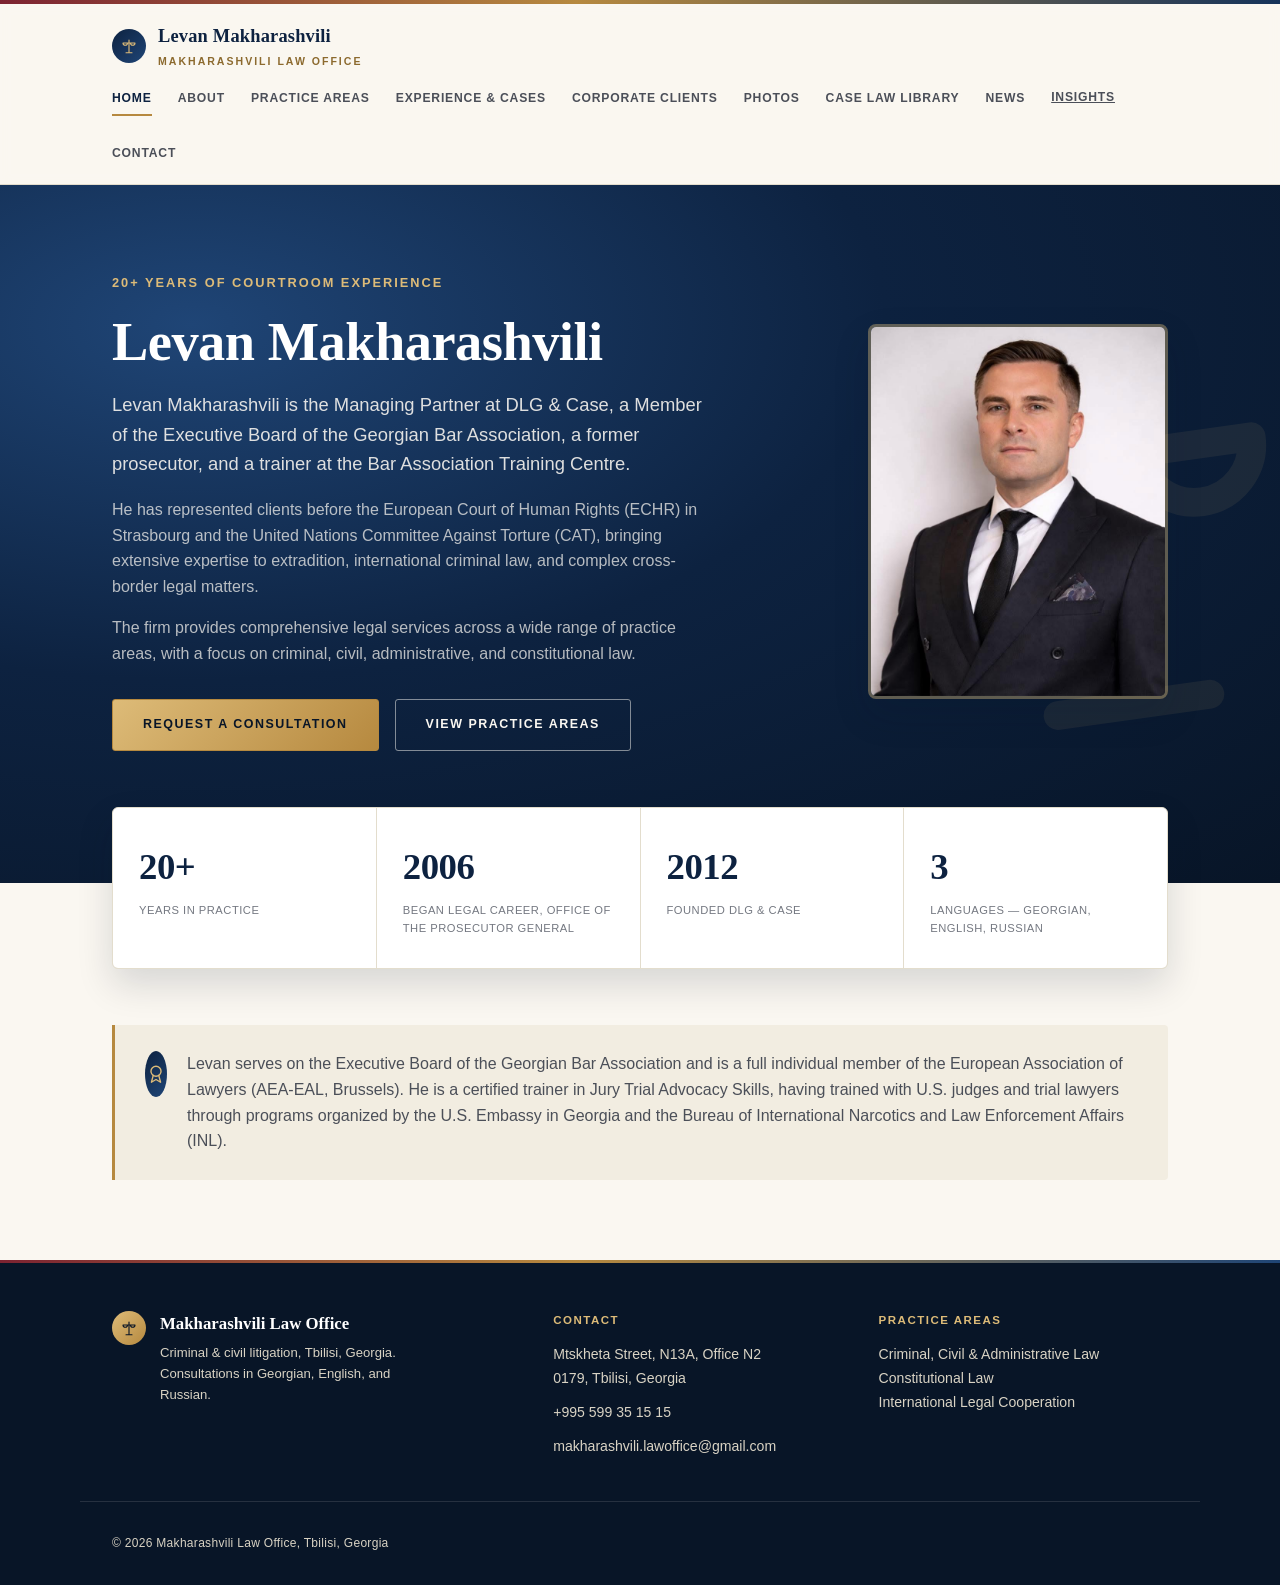
<file: index.html>
<!DOCTYPE html>
<html lang="en">
<head>
<meta charset="UTF-8">
<meta name="viewport" content="width=device-width, initial-scale=1.0">
<title>Levan Makharashvili | Criminal &amp; Civil Litigation Lawyer, Tbilisi</title>
<meta name="description" content="Levan Makharashvili — Managing Partner at DLG &amp; Case, litigation lawyer with 20+ years of experience in criminal and civil law in Tbilisi, Georgia.">
<link rel="stylesheet" href="styles.css">
</head>
<body>

<svg aria-hidden="true" style="position:absolute;width:0;height:0;overflow:hidden">
<defs>
<symbol id="i-scales" viewBox="0 0 24 24"><path d="M12 4V20M8 21H16M4 8H20M4 8a3 3 0 0 0 6 0M14 8a3 3 0 0 0 6 0" fill="none" stroke="currentColor" stroke-width="1.5" stroke-linecap="round" stroke-linejoin="round"/></symbol>
<symbol id="i-shield" viewBox="0 0 24 24"><path d="M12 3L19 7L19 13L12 21L5 13L5 7Z" fill="none" stroke="currentColor" stroke-width="1.5" stroke-linecap="round" stroke-linejoin="round"/></symbol>
<symbol id="i-person" viewBox="0 0 24 24"><circle cx="12" cy="7.5" r="3.2" fill="none" stroke="currentColor" stroke-width="1.5"/><path d="M4.5 20A7.5 7.5 0 0 1 19.5 20" fill="none" stroke="currentColor" stroke-width="1.5" stroke-linecap="round"/></symbol>
<symbol id="i-briefcase" viewBox="0 0 24 24"><rect x="3" y="8" width="18" height="12" rx="1.5" fill="none" stroke="currentColor" stroke-width="1.5"/><path d="M9 8V6a2 2 0 0 1 2-2h2a2 2 0 0 1 2 2v2" fill="none" stroke="currentColor" stroke-width="1.5"/><line x1="3" y1="13.5" x2="21" y2="13.5" stroke="currentColor" stroke-width="1.5"/></symbol>
<symbol id="i-check-square" viewBox="0 0 24 24"><rect x="4" y="4" width="16" height="16" rx="2" fill="none" stroke="currentColor" stroke-width="1.5"/><path d="M8 12.5L11 15.5L16 9" fill="none" stroke="currentColor" stroke-width="1.5" stroke-linecap="round" stroke-linejoin="round"/></symbol>
<symbol id="i-globe" viewBox="0 0 24 24"><circle cx="12" cy="12" r="8.5" fill="none" stroke="currentColor" stroke-width="1.5"/><ellipse cx="12" cy="12" rx="3.5" ry="8.5" fill="none" stroke="currentColor" stroke-width="1.5"/><line x1="3.5" y1="12" x2="20.5" y2="12" stroke="currentColor" stroke-width="1.5"/></symbol>
<symbol id="i-columns" viewBox="0 0 24 24"><path d="M3 10L12 4L21 10" fill="none" stroke="currentColor" stroke-width="1.5" stroke-linecap="round" stroke-linejoin="round"/><line x1="4" y1="10" x2="20" y2="10" stroke="currentColor" stroke-width="1.5"/><line x1="6" y1="10" x2="6" y2="19" stroke="currentColor" stroke-width="1.5"/><line x1="10.5" y1="10" x2="10.5" y2="19" stroke="currentColor" stroke-width="1.5"/><line x1="13.5" y1="10" x2="13.5" y2="19" stroke="currentColor" stroke-width="1.5"/><line x1="18" y1="10" x2="18" y2="19" stroke="currentColor" stroke-width="1.5"/><line x1="4" y1="21" x2="20" y2="21" stroke="currentColor" stroke-width="1.5"/></symbol>
<symbol id="i-document" viewBox="0 0 24 24"><rect x="6" y="3" width="12" height="18" rx="1.5" fill="none" stroke="currentColor" stroke-width="1.5"/><line x1="9" y1="8" x2="15" y2="8" stroke="currentColor" stroke-width="1.5"/><line x1="9" y1="12" x2="15" y2="12" stroke="currentColor" stroke-width="1.5"/><line x1="9" y1="16" x2="13" y2="16" stroke="currentColor" stroke-width="1.5"/></symbol>
<symbol id="i-gradcap" viewBox="0 0 24 24"><path d="M2 9L12 4L22 9L12 14L2 9Z" fill="none" stroke="currentColor" stroke-width="1.5" stroke-linecap="round" stroke-linejoin="round"/><path d="M7 11.5V17H17V11.5" fill="none" stroke="currentColor" stroke-width="1.5" stroke-linecap="round" stroke-linejoin="round"/><line x1="22" y1="9" x2="22" y2="14" stroke="currentColor" stroke-width="1.5" stroke-linecap="round"/></symbol>
<symbol id="i-pin" viewBox="0 0 24 24"><path d="M5 11A7 7 0 0 1 19 11L12 21Z" fill="none" stroke="currentColor" stroke-width="1.5" stroke-linejoin="round"/><circle cx="12" cy="8.5" r="2.3" fill="none" stroke="currentColor" stroke-width="1.5"/></symbol>
<symbol id="i-phone" viewBox="0 0 24 24"><rect x="7" y="2" width="10" height="20" rx="2" fill="none" stroke="currentColor" stroke-width="1.5"/><line x1="7" y1="18" x2="17" y2="18" stroke="currentColor" stroke-width="1.5"/></symbol>
<symbol id="i-mail" viewBox="0 0 24 24"><rect x="3" y="5" width="18" height="14" rx="2" fill="none" stroke="currentColor" stroke-width="1.5"/><path d="M3 7l9 6 9-6" fill="none" stroke="currentColor" stroke-width="1.5" stroke-linecap="round" stroke-linejoin="round"/></symbol>
<symbol id="i-badge" viewBox="0 0 24 24"><circle cx="12" cy="9" r="5.5" fill="none" stroke="currentColor" stroke-width="1.5"/><path d="M9 13.5L7 21L12 18L17 21L15 13.5" fill="none" stroke="currentColor" stroke-width="1.5" stroke-linecap="round" stroke-linejoin="round"/></symbol>
</defs>
</svg>

<div class="accent-bar"></div>

<header class="site-header">
  <div class="container header-inner">
    <div class="brand">
      <span class="brand-icon"><svg class="icon" aria-hidden="true"><use href="#i-scales"></use></svg></span>
      <div>
        <span class="brand-name">Levan Makharashvili</span>
        <span class="brand-sub">Makharashvili Law Office</span>
      </div>
    </div>
    <nav class="tabs" aria-label="Primary">
      <button class="tab-btn active" data-tab="home">Home</button>
      <button class="tab-btn" data-tab="about">About</button>
      <button class="tab-btn" data-tab="practice">Practice Areas</button>
      <button class="tab-btn" data-tab="experience">Experience &amp; Cases</button>
      <button class="tab-btn" data-tab="corporate">Corporate Clients</button>
      <button class="tab-btn" data-tab="photos">Photos</button>
      <button class="tab-btn" data-tab="caselaw">Case Law Library</button>
      <button class="tab-btn" data-tab="news">News</button>
      <a class="tab-btn" href="insights.html">Insights</a>
      <button class="tab-btn" data-tab="contact">Contact</button>
    </nav>
    <button class="nav-toggle" aria-label="Toggle menu" aria-expanded="false">&#9776;</button>
  </div>
</header>

<main class="container">

  <!-- HOME -->
  <section id="home" class="tab-panel active">
    <div class="hero-band">
      <svg class="hero-motif" aria-hidden="true"><use href="#i-scales"></use></svg>
      <div class="container hero-inner">
        <div class="hero-grid">
          <div class="hero">
            <p class="hero-title">20+ Years of Courtroom Experience</p>
            <h1>Levan Makharashvili</h1>
            <p class="hero-lede">Levan Makharashvili is the Managing Partner at DLG &amp; Case, a Member
            of the Executive Board of the Georgian Bar Association, a former prosecutor, and a trainer
            at the Bar Association Training Centre.</p>
            <p class="hero-lede hero-lede-sub">He has represented clients before the European Court of
            Human Rights (ECHR) in Strasbourg and the United Nations Committee Against Torture (CAT),
            bringing extensive expertise to extradition, international criminal law, and complex
            cross-border legal matters.</p>
            <p class="hero-lede hero-lede-sub">The firm provides comprehensive legal services across a
            wide range of practice areas, with a focus on criminal, civil, administrative, and
            constitutional law.</p>
            <div class="hero-actions">
              <a href="#contact" class="btn btn-primary" data-tab-link="contact">Request a Consultation</a>
              <a href="#practice" class="btn btn-outline" data-tab-link="practice">View Practice Areas</a>
            </div>
          </div>
          <div class="hero-portrait">
            <img src="images/levan-makharashvili.jpg" alt="Levan Makharashvili">
          </div>
        </div>
      </div>
    </div>

    <div class="stat-row reveal">
      <div class="stat"><span class="stat-num">20+</span><span class="stat-label">Years in Practice</span></div>
      <div class="stat"><span class="stat-num">2006</span><span class="stat-label">Began Legal Career, Office of the Prosecutor General</span></div>
      <div class="stat"><span class="stat-num">2012</span><span class="stat-label">Founded DLG &amp; Case</span></div>
      <div class="stat"><span class="stat-num">3</span><span class="stat-label">Languages — Georgian, English, Russian</span></div>
    </div>

    <div class="highlight-card reveal">
      <div class="card-icon"><svg class="icon" aria-hidden="true"><use href="#i-badge"></use></svg></div>
      <p>Levan serves on the Executive Board of the Georgian Bar Association and is a full individual
      member of the European Association of Lawyers (AEA-EAL, Brussels). He is a certified trainer in
      Jury Trial Advocacy Skills, having trained with U.S. judges and trial lawyers through programs
      organized by the U.S. Embassy in Georgia and the Bureau of International Narcotics and Law
      Enforcement Affairs (INL).</p>
    </div>
  </section>

  <!-- ABOUT -->
  <section id="about" class="tab-panel">
    <div class="about-intro">
      <img src="images/levan-makharashvili.jpg" alt="Levan Makharashvili" class="about-portrait">
      <div>
        <h2>About Levan Makharashvili</h2>
        <p class="lead">Litigation lawyer with 20+ years of experience in criminal and civil law,
        combining courtroom advocacy with public-sector legal leadership and academic training.</p>
      </div>
    </div>

    <h3>Professional Experience</h3>
    <ul class="timeline">
      <li><span class="tl-date">2025 &ndash; Present</span><span class="tl-role">Member, Executive Board</span> &mdash; Georgian Bar Association</li>
      <li><span class="tl-date">2022 &ndash; 2025</span><span class="tl-role">Chairperson, Jury Trial Working Group</span> &mdash; Georgian Bar Association</li>
      <li><span class="tl-date">2020 &ndash; Present</span><span class="tl-role">Trainer</span> &mdash; Georgian Bar Association (Criminal Law, Criminal Procedure, Juvenile Justice)</li>
      <li><span class="tl-date">2016 &ndash; Present</span><span class="tl-role">Visiting Lecturer</span> &mdash; National University of Georgia (SEU)</li>
      <li><span class="tl-date">2016 &ndash; 2018</span><span class="tl-role">Legal Project Manager</span> &mdash; Center for Competition</li>
      <li><span class="tl-date">2012 &ndash; Present</span><span class="tl-role">Managing Partner</span> &mdash; DLG &amp; Case, Law Firm</li>
      <li><span class="tl-date">2012 &ndash; 2014</span><span class="tl-role">Associate Professor</span> &mdash; East European University</li>
      <li><span class="tl-date">2011 &ndash; 2012</span><span class="tl-role">Head of the Department of Procedural Supervision over Investigation</span> &mdash; Office of the Prosecutor General of Georgia</li>
      <li><span class="tl-date">2009 &ndash; 2011</span><span class="tl-role">Head of the Legal Department</span> &mdash; Office of the Prosecutor General of Georgia</li>
      <li><span class="tl-date">2006 &ndash; 2009</span><span class="tl-role">Prosecutor, Department on Procedural Supervision on Investigation</span> &mdash; Office of the Prosecutor General of Georgia</li>
    </ul>

    <h3>Education</h3>
    <ul class="plain-list">
      <li>PhD in Law (Candidate) &mdash; Ivane Javakhishvili Tbilisi State University, 2006 &ndash; Present</li>
      <li>Master&rsquo;s Degree in Law &mdash; Ivane Javakhishvili Tbilisi State University, 2000 &ndash; 2005</li>
    </ul>

    <h3>Memberships &amp; Recognition</h3>
    <ul class="plain-list">
      <li>Member, Executive Board, <a href="https://gba.ge/en/executive-board/about/members/levan-makharashvili.html-2" target="_blank" rel="noopener noreferrer">Georgian Bar Association</a> &mdash; elected by the General Assembly, since 2025</li>
      <li>Member, Georgian Bar Association (General Specialization) &mdash; since 2012</li>
      <li>Full Individual Member, European Association of Lawyers (AEA-EAL), Brussels &mdash; since 2025</li>
      <li>The Order of Honour &mdash; awarded by the President of Georgia, 2012</li>
      <li>Certified: Training of Trainers &ndash; Jury Trial Advocacy Skills (INL / U.S. Embassy Georgia), 2023 &amp; 2024</li>
    </ul>

    <h3>Languages</h3>
    <ul class="plain-list">
      <li>Georgian &mdash; native</li>
      <li>English &mdash; C1 (proficient)</li>
      <li>Russian &mdash; C2 (proficient)</li>
    </ul>
  </section>

  <!-- PRACTICE AREAS -->
  <section id="practice" class="tab-panel">
    <h2>Practice Areas</h2>
    <p class="lead">Makharashvili Law Office handles all types of cases &mdash; criminal law, civil
    law, administrative law, constitutional law, and beyond &mdash; bringing 20+ years of courtroom
    experience to every matter, with particular depth in criminal defense and procedure.</p>

    <div class="grid">
      <div class="card reveal">
        <div class="card-icon"><svg class="icon" aria-hidden="true"><use href="#i-shield"></use></svg></div>
        <h3>Criminal Defense</h3>
        <p>Representation at every stage of criminal proceedings &mdash; investigation, pre-trial
        motions, trial, and appeal &mdash; drawing on direct experience inside the Office of the
        Prosecutor General.</p>
      </div>
      <div class="card reveal">
        <div class="card-icon"><svg class="icon" aria-hidden="true"><use href="#i-scales"></use></svg></div>
        <h3>Jury Trial Advocacy</h3>
        <p>Certified trainer in jury trial skills; applies advanced case-preparation, witness
        examination, and closing-argument technique developed alongside U.S. judges and trial
        lawyers.</p>
      </div>
      <div class="card reveal">
        <div class="card-icon"><svg class="icon" aria-hidden="true"><use href="#i-person"></use></svg></div>
        <h3>Juvenile Justice</h3>
        <p>Defense and procedural guidance in cases involving minors, informed by ongoing training
        delivered to fellow members of the Georgian Bar Association.</p>
      </div>
      <div class="card reveal">
        <div class="card-icon"><svg class="icon" aria-hidden="true"><use href="#i-briefcase"></use></svg></div>
        <h3>White-Collar &amp; Financial Crime</h3>
        <p>Defense in complex financial, asset, and money-laundering allegations, including
        cross-border evidentiary disputes.</p>
      </div>
      <div class="card reveal">
        <div class="card-icon"><svg class="icon" aria-hidden="true"><use href="#i-check-square"></use></svg></div>
        <h3>Civil Litigation</h3>
        <p>Civil and administrative disputes, contract matters, and general litigation support for
        individuals and businesses.</p>
      </div>
      <div class="card reveal">
        <div class="card-icon"><svg class="icon" aria-hidden="true"><use href="#i-globe"></use></svg></div>
        <h3>International Legal Cooperation</h3>
        <p>Mutual legal assistance, extradition, and transfer-of-proceedings matters, handled with
        deep experience in cross-border criminal cooperation.</p>
      </div>
      <div class="card reveal">
        <div class="card-icon"><svg class="icon" aria-hidden="true"><use href="#i-columns"></use></svg></div>
        <h3>Administrative Law</h3>
        <p>Disputes with state bodies, licensing and permitting matters, and administrative-court
        litigation against public agencies.</p>
      </div>
      <div class="card reveal">
        <div class="card-icon"><svg class="icon" aria-hidden="true"><use href="#i-document"></use></svg></div>
        <h3>Constitutional Law</h3>
        <p>Litigation involving constitutional rights, procedural safeguards, and fundamental
        freedoms before the Georgian courts.</p>
      </div>
    </div>
  </section>

  <!-- EXPERIENCE / CASES -->
  <section id="experience" class="tab-panel">
    <h2>Experience &amp; Notable Matters</h2>
    <p class="lead">A selection of the professional experience behind every case Levan takes on.
    Specific case studies are added with client consent.</p>

    <div class="grid">
      <div class="card reveal">
        <div class="card-icon"><svg class="icon" aria-hidden="true"><use href="#i-columns"></use></svg></div>
        <h3>20 Years Inside the System</h3>
        <p>Levan began his career as an intern and prosecutor at the Office of the Prosecutor
        General of Georgia (2006&ndash;2012), rising to Head of the Legal Department and then Head
        of the Department of Procedural Supervision over Investigation &mdash; overseeing
        procedural supervision across the Ministry of Internal Affairs, Special Foreign
        Intelligence Service, Ministry of Defense, and Ministry of Corrections. That vantage point
        now informs every defense he mounts.</p>
      </div>
      <div class="card reveal">
        <div class="card-icon"><svg class="icon" aria-hidden="true"><use href="#i-briefcase"></use></svg></div>
        <h3>Giorgi Bachiashvili &mdash; Financial Crime Defense</h3>
        <p>Serving as Georgian defense counsel to Giorgi Bachiashvili, founder of the investment
        firm Mission Gate, in a high-profile cryptocurrency financial-crime prosecution that has
        drawn sustained domestic and international media coverage.</p>
      </div>
      <div class="card reveal">
        <div class="card-icon"><svg class="icon" aria-hidden="true"><use href="#i-shield"></use></svg></div>
        <h3>Giorgi Ermakov &mdash; White-Collar &amp; Financial Crime Defense</h3>
        <p>Represented Giorgi Ermakov, former Mayor of Batumi, in a high-profile criminal
        prosecution involving the allocation of public funds and allegations of official
        misconduct. The defense successfully overturned the principal embezzlement charges before
        the Kutaisi Court of Appeals, securing his full acquittal on those counts and his immediate
        release from custody.</p>
      </div>
      <div class="card reveal">
        <div class="card-icon"><svg class="icon" aria-hidden="true"><use href="#i-document"></use></svg></div>
        <h3>Juansher Burchuladze &mdash; Plea Agreement Approved on Appeal, Represented by Levan Makharashvili</h3>
        <p>Represented Juansher Burchuladze, former Minister of Defense of Georgia, before the
        Tbilisi Court of Appeals on charges of abuse of official authority and large-scale money
        laundering. Following a first-instance sentence of ten years&rsquo; imprisonment, the
        Court of Appeals approved a plea agreement on September 14, 2026, reducing the sentence to
        five years &mdash; three years to be served in prison, with the remaining two years
        suspended subject to a two-year probation period.</p>
      </div>
      <div class="card reveal">
        <div class="card-icon"><svg class="icon" aria-hidden="true"><use href="#i-gradcap"></use></svg></div>
        <h3>Training the Next Generation</h3>
        <p>As a Member of the Executive Board of the Georgian Bar Association, former Chairperson of
        its Jury Trial Working Group (2022&ndash;2025), and a certified Bar Association trainer, Levan
        shapes how Georgian lawyers approach criminal procedure, juvenile justice, and jury trial
        advocacy nationwide.</p>
      </div>
      <div class="card reveal">
        <div class="card-icon"><svg class="icon" aria-hidden="true"><use href="#i-globe"></use></svg></div>
        <h3>International Standards</h3>
        <p>Study visits and trial-advocacy training in the United States (Florida, 2022 &amp;
        2023) alongside American judges and public defenders, applied directly to case strategy and
        courtroom technique in Georgia.</p>
      </div>
      <div class="card reveal">
        <div class="card-icon"><svg class="icon" aria-hidden="true"><use href="#i-scales"></use></svg></div>
        <h3>Landmark Constitutional Court Decision on Private Security Regulation</h3>
        <p>Represented private security company Giganti Security as applicant before the
        Constitutional Court of Georgia, in proceedings against the Parliament of Georgia and the
        Minister of Internal Affairs, challenging provisions that allowed the Security Police
        Department to simultaneously operate in the private security market while exercising
        regulatory and supervisory powers over private security companies. Following hearings held
        in 2017, the Constitutional Court&rsquo;s final judgment of December 14, 2018 partially
        upheld Constitutional Complaint No. 747, declaring key provisions of the Law of Georgia on
        Private Security Activities unconstitutional for violating the constitutional right to
        freedom of entrepreneurship.</p>
      </div>
    </div>

    <p class="note">Detailed case studies and client references are available on request, subject
    to confidentiality and client consent.</p>
  </section>

  <!-- CORPORATE CLIENTS -->
  <section id="corporate" class="tab-panel">
    <h2>Corporate Clients</h2>
    <p class="lead">A selection of corporate clients Makharashvili Law Office represents across
    security, hospitality, entertainment, and maritime logistics.</p>

    <div class="grid">
      <div class="card reveal">
        <div class="client-logo"><img src="images/logo-algani.png" alt="Algani Security Company logo" loading="lazy"></div>
        <h3>Algani Security Company</h3>
        <p>Security &mdash; corporate legal support for a private security services provider.</p>
      </div>
      <div class="card reveal">
        <div class="client-logo"><img src="images/logo-billionaire-ramada.jpg" alt="Billionaire Ramada Plaza By Wyndham Batumi logo" loading="lazy"></div>
        <h3>Billionaire Ramada Plaza By Wyndham Batumi</h3>
        <p>Hospitality &mdash; corporate legal support for a Wyndham-brand hotel property in Batumi.</p>
      </div>
      <div class="card reveal">
        <div class="client-logo"><img src="images/logo-billionaire-casino.jpg" alt="Billionaire Casino logo" loading="lazy"></div>
        <h3>Billionaire Casino</h3>
        <p>Gaming &amp; entertainment &mdash; corporate legal support in the gaming sector.</p>
      </div>
      <div class="card reveal">
        <div class="client-logo"><img src="images/logo-terminal1.png" alt="Terminal 1 LLC logo" loading="lazy"></div>
        <h3>&ldquo;Terminal 1&rdquo; LLC</h3>
        <p>Energy &amp; maritime logistics &mdash; management company of the oil terminal and sea port located in Batumi.</p>
      </div>
    </div>
  </section>

  <!-- PHOTOS -->
  <section id="photos" class="tab-panel">
    <h2>Photos</h2>

    <div class="photo-gallery">
      <figure class="photo-item reveal">
        <img src="images/gallery-1.jpg" alt="Levan Makharashvili Law Office" loading="lazy">
      </figure>
      <figure class="photo-item reveal">
        <img src="images/gallery-3.jpg" alt="Levan Makharashvili with fellow trial-advocacy program participants at the U.S. District Court, Middle District of Florida" loading="lazy">
      </figure>
      <figure class="photo-item reveal">
        <img src="images/gallery-4.jpg" alt="Levan Makharashvili presenting at a training session" loading="lazy">
      </figure>
      <figure class="photo-item reveal">
        <img src="images/gallery-5.jpg" alt="Levan Makharashvili at a U.S. Embassy Independence Day reception in Tbilisi" loading="lazy">
      </figure>
      <figure class="photo-item reveal">
        <img src="images/gallery-6.jpg" alt="Levan Makharashvili at a courthouse" loading="lazy">
      </figure>
      <figure class="photo-item reveal">
        <img src="images/gallery-7.jpg" alt="Levan Makharashvili speaking at a Georgian Bar Association event" loading="lazy">
      </figure>
      <figure class="photo-item reveal">
        <img src="images/gallery-8.jpg" alt="Levan Makharashvili in discussion with colleagues at a legal event" loading="lazy">
      </figure>
      <figure class="photo-item reveal">
        <img src="images/gallery-9.jpg" alt="Levan Makharashvili at a U.S.-Georgia partnership event" loading="lazy">
      </figure>
      <figure class="photo-item reveal">
        <img src="images/gallery-11.png" alt="Levan Makharashvili speaking at a podium at a Georgian Bar Association event, with Georgian and U.S. flags" loading="lazy">
      </figure>
    </div>
  </section>

  <!-- CASE LAW LIBRARY -->
  <section id="caselaw" class="tab-panel">
    <h2>Case Law Library</h2>
    <p class="lead">A working reference of European Court of Human Rights judgments concerning
    Georgia, drawn from the Court&rsquo;s public HUDOC database.</p>
    <p class="note caselaw-disclaimer">This library is provided as general legal reference material
    only &mdash; it is <strong>not</strong> a record of cases litigated by this office. Full text of
    every judgment is available on the Court&rsquo;s official
    <a href="https://hudoc.echr.coe.int/" target="_blank" rel="noopener noreferrer">HUDOC</a> site.</p>

    <div class="caselaw-controls">
      <input type="search" id="caselaw-search" placeholder="Search by case name, application number, or article (e.g. Article 3)">
      <span id="caselaw-count" class="caselaw-count"></span>
    </div>

    <div id="caselaw-list" class="caselaw-list" aria-live="polite"></div>
  </section>

  <!-- NEWS -->
  <section id="news" class="tab-panel">
    <h2>Latest News</h2>
    <p class="lead">Updates and announcements from Makharashvili Law Office.</p>

    <div class="grid news-grid">
      <div class="card reveal">
        <img class="news-image" src="images/news-bar-exam-course.jpg" alt="Bar Exam Preparatory Courses banner with course lecturers, including Levan Makharashvili" loading="lazy">
        <span class="news-date">July 28, 2026</span>
        <h3>Registration Open for Bar Exam Preparatory Courses</h3>
        <p>Registration for the preparatory courses for the Advocates&rsquo; Qualification Exam
        has opened and will continue until September 11, 16:00.</p>
        <p>The course, organized by the Georgian Bar Association, is focused on results and
        success in the qualification exam and includes study components tailored to the exam
        program, summary thematic sessions, and midterm and final exams based on the actual exam
        program.</p>
        <p>Led by highly qualified legal experts &mdash; including Levan Makharashvili &mdash;
        the course deepens theoretical knowledge and develops the practical skills necessary to
        pass the exam successfully, covering exam-oriented thinking, effective problem-solving
        strategies, mistake analysis, and time management.</p>
        <p>The course is held in a hybrid format, with evening sessions on working days and
        morning sessions on non-working days. Details will be shared only with registered
        participants after registration closes. The fee is 700 GEL for criminal or civil law
        specialization, and 800 GEL for general specialization, payable in two installments.</p>
        <p>Note: lectures may not be recorded, stored, or distributed. The Bar Association does
        not endorse or take responsibility for unofficial electronic preparatory programs
        circulating separately.</p>
        <p>To register, please complete the registration form via the link below.</p>
        <a class="btn btn-primary news-link" href="https://www.gba.ge/ka/%E1%83%9B%E1%83%94%E1%83%93%E1%83%98%E1%83%90-%E1%83%AA%E1%83%94%E1%83%9C%E1%83%A2%E1%83%A0%E1%83%98/%E1%83%A1%E1%83%98%E1%83%90%E1%83%AE%E1%83%9A%E1%83%94%E1%83%94%E1%83%91%E1%83%98/%E1%83%90%E1%83%93%E1%83%95%E1%83%9D%E1%83%99%E1%83%90%E1%83%A2%E1%83%97%E1%83%90-%E1%83%A1%E1%83%90%E1%83%99%E1%83%95%E1%83%90%E1%83%9A%E1%83%98%E1%83%A4%E1%83%98%E1%83%99%E1%83%90%E1%83%AA%E1%83%98%E1%83%9D-%E1%83%92%E1%83%90%E1%83%9B%E1%83%9D%E1%83%AA.html-38" target="_blank" rel="noopener noreferrer">Register Here</a>
      </div>
      <div class="card reveal">
        <img class="news-image" src="images/news-crypto-license.png" alt="Crypto exchange license legal services in Georgia" loading="lazy">
        <span class="news-date">July 28, 2026</span>
        <h3>Legal Assistance in Obtaining a Crypto Exchange License in Georgia</h3>
        <p>Georgia has become a growing hub for virtual asset and cryptocurrency businesses, with
        the National Bank of Georgia overseeing the registration and licensing of Virtual Asset
        Service Providers (VASPs), including crypto exchanges. Makharashvili Law Office offers
        clients comprehensive legal support in obtaining a crypto exchange license &mdash; from
        preparing and submitting the required documentation to ensuring full compliance with
        AML/CFT regulations and ongoing reporting obligations.</p>
        <p>Our team guides operators through every stage of the licensing process, helping them
        meet regulatory requirements efficiently and structure their operations in line with
        Georgian law.</p>
        <p>Contact us for a consultation on obtaining a crypto exchange license in Georgia.</p>
      </div>
      <div class="card reveal">
        <img class="news-image" src="images/news-gambling-license.png" alt="Gambling and gaming license legal services in Georgia" loading="lazy">
        <span class="news-date">July 28, 2026</span>
        <h3>Legal Services for Gambling &amp; Gaming Licenses in Georgia</h3>
        <p>Operating a gambling, betting, or gaming business in Georgia requires a mandatory
        state license. Makharashvili Law Office assists clients throughout the entire licensing
        process &mdash; from initial application and documentation to compliance with regulatory
        requirements set by the Georgian Revenue Service and other relevant authorities.</p>
        <p>With extensive experience in this field, our team helps operators secure the
        appropriate licenses efficiently, navigate regulatory changes, and maintain full legal
        compliance for their gaming operations. We also advise on corporate structuring, ongoing
        regulatory obligations, and represent clients in any disputes with licensing
        authorities.</p>
        <p>Contact us for a consultation on obtaining or renewing your gambling license in
        Georgia.</p>
      </div>
      <div class="card reveal">
        <img class="news-image" src="images/news-work-permit.png" alt="Georgia's new work permit system for foreign nationals" loading="lazy">
        <span class="news-date">July 28, 2026</span>
        <h3>New Work Permit System for Foreign Nationals in Georgia</h3>
        <p>Georgia has implemented a new work permit system for foreign nationals. Under the
        updated regulations, employers are now required to advertise vacancies locally before
        hiring foreign talent. Additionally, foreign employees currently working in Georgia must
        transition to the new permit framework.</p>
        <p>Levan Makharashvili Law Office provides comprehensive legal support, ensuring a
        seamless transition and full compliance at every stage of the process.</p>
      </div>
      <div class="card reveal">
        <img class="news-image" src="images/insights-red-flags-financial-crime.png" alt="Detecting red flags in financial crime investigations" loading="lazy">
        <span class="news-date">July 29, 2026</span>
        <h3>Red Flags: Common Triggers for Financial Crime Investigations in Georgia</h3>
        <p>Financial crime investigations in Georgia rarely start with a dramatic raid &mdash;
        they usually begin quietly, with a flagged bank transaction or a routine audit. Our latest
        Insights article breaks down six common triggers, from unusual banking activity to
        cross-border transaction scrutiny, and explains why early legal advice matters once one
        appears.</p>
        <a class="btn btn-outline news-link" href="insights-red-flags-financial-crime-georgia.html">Read More</a>
      </div>
      <div class="card reveal">
        <span class="news-date"></span>
        <h3></h3>
        <p></p>
      </div>
      <div class="card reveal">
        <span class="news-date"></span>
        <h3></h3>
        <p></p>
      </div>
    </div>
  </section>

  <!-- CONTACT -->
  <section id="contact" class="tab-panel">
    <h2>Contact</h2>
    <p class="lead">Consultations available in Georgian, English, and Russian.</p>

    <div class="contact-grid">
      <div class="contact-block reveal">
        <div class="card-icon"><svg class="icon" aria-hidden="true"><use href="#i-pin"></use></svg></div>
        <h3>Makharashvili Law Office</h3>
        <p><a href="https://maps.app.goo.gl/as49vh4epY7RXY7A7" target="_blank" rel="noopener noreferrer">Mtskheta Street, N13A, Office N2<br>0179, Tbilisi, Georgia</a></p>
      </div>
      <div class="contact-block reveal">
        <div class="card-icon"><svg class="icon" aria-hidden="true"><use href="#i-phone"></use></svg></div>
        <h3>Phone</h3>
        <p><a href="tel:+995599351515">+995 599 35 15 15</a> (Mobile)<br>
        <a href="tel:+995322434874">+995 32 243 48 74</a> (Office)</p>
      </div>
      <div class="contact-block reveal">
        <div class="card-icon"><svg class="icon" aria-hidden="true"><use href="#i-mail"></use></svg></div>
        <h3>Email</h3>
        <p><a href="mailto:makharashvili.lawoffice@gmail.com">makharashvili.lawoffice@gmail.com</a></p>
      </div>
      <div class="contact-block reveal">
        <div class="card-icon"><svg class="icon" aria-hidden="true"><use href="#i-badge"></use></svg></div>
        <h3>Bar &amp; Professional Profile</h3>
        <p><a href="https://gba.ge/en/executive-board/about/members/levan-makharashvili.html-2" target="_blank" rel="noopener noreferrer">Georgian Bar Association</a> &mdash; Executive Board Member (since 2025), Member since 2012<br>
        European Association of Lawyers (AEA&ndash;EAL) &mdash; Full Individual Member since 2025</p>
      </div>
    </div>
  </section>

</main>

<footer class="site-footer">
  <div class="container footer-grid">
    <div class="footer-brand">
      <span class="brand-icon"><svg class="icon" aria-hidden="true"><use href="#i-scales"></use></svg></span>
      <div>
        <div class="footer-name">Makharashvili Law Office</div>
        <div class="footer-tag">Criminal &amp; civil litigation, Tbilisi, Georgia. Consultations in
        Georgian, English, and Russian.</div>
      </div>
    </div>
    <div class="footer-col">
      <h4>Contact</h4>
      <p><a href="https://maps.app.goo.gl/as49vh4epY7RXY7A7" target="_blank" rel="noopener noreferrer">Mtskheta Street, N13A, Office N2<br>0179, Tbilisi, Georgia</a></p>
      <p><a href="tel:+995599351515">+995 599 35 15 15</a></p>
      <p><a href="mailto:makharashvili.lawoffice@gmail.com">makharashvili.lawoffice@gmail.com</a></p>
    </div>
    <div class="footer-col">
      <h4>Practice Areas</h4>
      <p>Criminal, Civil &amp; Administrative Law<br>
      Constitutional Law<br>
      International Legal Cooperation</p>
    </div>
  </div>
  <div class="container footer-bottom">
    <p>&copy; <span id="year"></span> Makharashvili Law Office, Tbilisi, Georgia</p>
  </div>
</footer>

<script src="echr-cases.js"></script>
<script src="caselaw.js"></script>
<script src="script.js"></script>
</body>
</html>
</file>
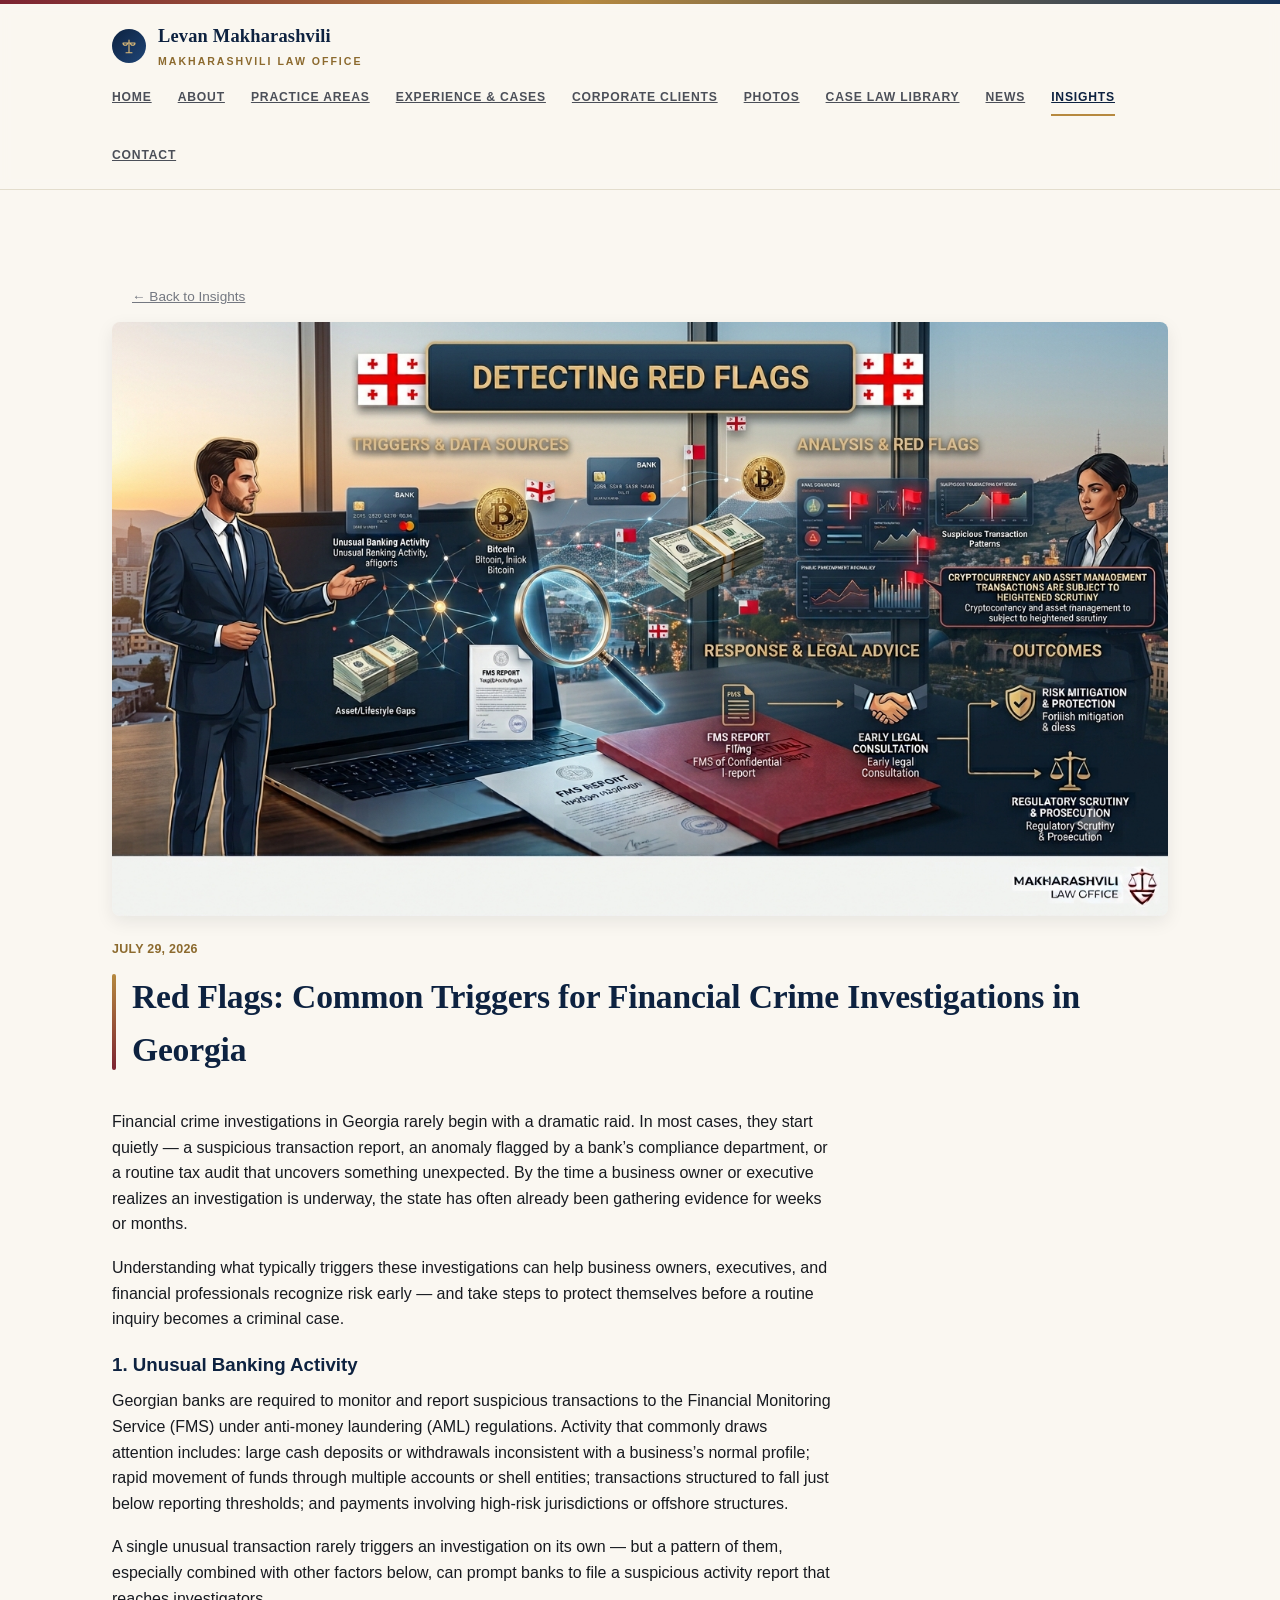
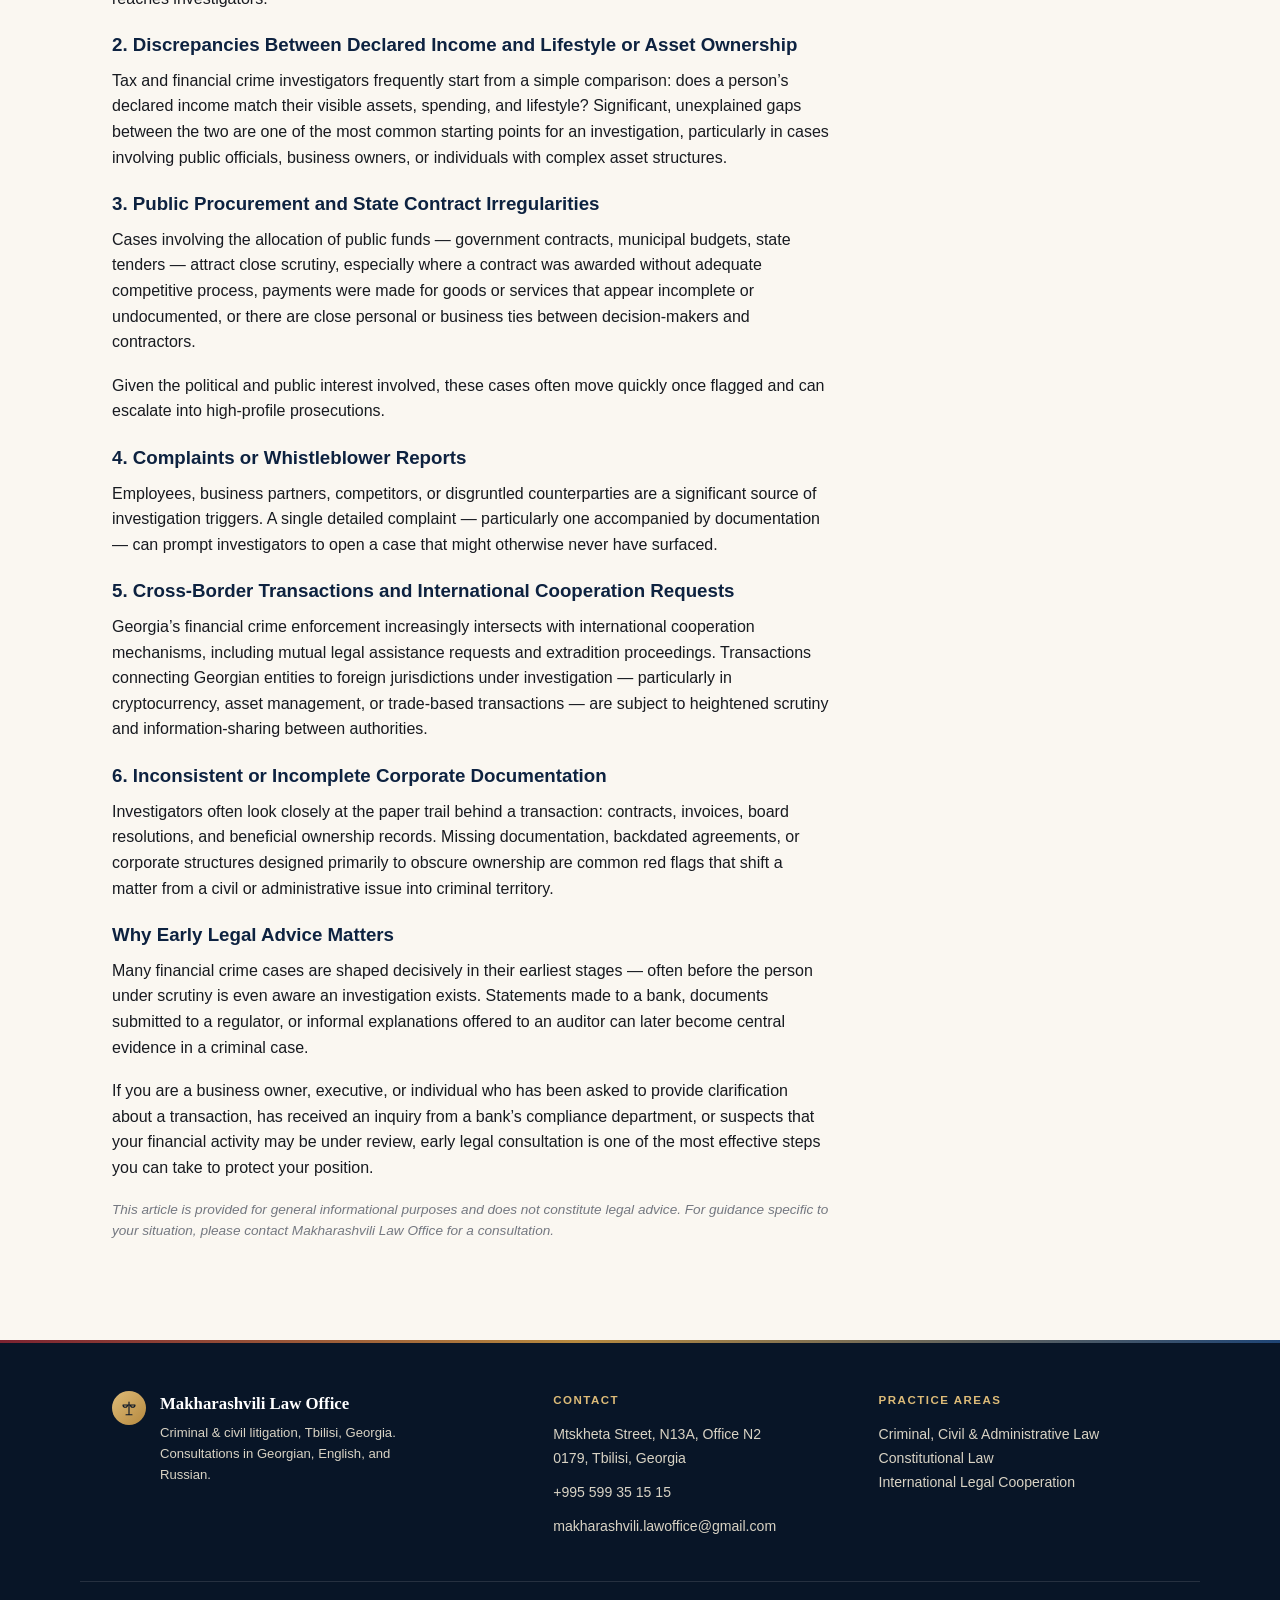
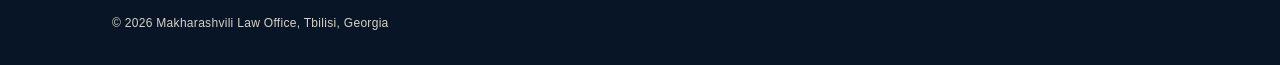
<file: insights-red-flags-financial-crime-georgia.html>
<!DOCTYPE html>
<html lang="en">
<head>
<meta charset="UTF-8">
<meta name="viewport" content="width=device-width, initial-scale=1.0">
<title>Red Flags: Common Triggers for Financial Crime Investigations in Georgia | Makharashvili Law Office</title>
<meta name="description" content="Understanding the common triggers behind financial crime investigations in Georgia &mdash; from unusual banking activity to cross-border scrutiny &mdash; and why early legal advice matters.">
<link rel="stylesheet" href="styles.css">
</head>
<body>

<svg aria-hidden="true" style="position:absolute;width:0;height:0;overflow:hidden">
<defs>
<symbol id="i-scales" viewBox="0 0 24 24"><path d="M12 4V20M8 21H16M4 8H20M4 8a3 3 0 0 0 6 0M14 8a3 3 0 0 0 6 0" fill="none" stroke="currentColor" stroke-width="1.5" stroke-linecap="round" stroke-linejoin="round"/></symbol>
<symbol id="i-shield" viewBox="0 0 24 24"><path d="M12 3L19 7L19 13L12 21L5 13L5 7Z" fill="none" stroke="currentColor" stroke-width="1.5" stroke-linecap="round" stroke-linejoin="round"/></symbol>
<symbol id="i-person" viewBox="0 0 24 24"><circle cx="12" cy="7.5" r="3.2" fill="none" stroke="currentColor" stroke-width="1.5"/><path d="M4.5 20A7.5 7.5 0 0 1 19.5 20" fill="none" stroke="currentColor" stroke-width="1.5" stroke-linecap="round"/></symbol>
<symbol id="i-briefcase" viewBox="0 0 24 24"><rect x="3" y="8" width="18" height="12" rx="1.5" fill="none" stroke="currentColor" stroke-width="1.5"/><path d="M9 8V6a2 2 0 0 1 2-2h2a2 2 0 0 1 2 2v2" fill="none" stroke="currentColor" stroke-width="1.5"/><line x1="3" y1="13.5" x2="21" y2="13.5" stroke="currentColor" stroke-width="1.5"/></symbol>
<symbol id="i-check-square" viewBox="0 0 24 24"><rect x="4" y="4" width="16" height="16" rx="2" fill="none" stroke="currentColor" stroke-width="1.5"/><path d="M8 12.5L11 15.5L16 9" fill="none" stroke="currentColor" stroke-width="1.5" stroke-linecap="round" stroke-linejoin="round"/></symbol>
<symbol id="i-globe" viewBox="0 0 24 24"><circle cx="12" cy="12" r="8.5" fill="none" stroke="currentColor" stroke-width="1.5"/><ellipse cx="12" cy="12" rx="3.5" ry="8.5" fill="none" stroke="currentColor" stroke-width="1.5"/><line x1="3.5" y1="12" x2="20.5" y2="12" stroke="currentColor" stroke-width="1.5"/></symbol>
<symbol id="i-columns" viewBox="0 0 24 24"><path d="M3 10L12 4L21 10" fill="none" stroke="currentColor" stroke-width="1.5" stroke-linecap="round" stroke-linejoin="round"/><line x1="4" y1="10" x2="20" y2="10" stroke="currentColor" stroke-width="1.5"/><line x1="6" y1="10" x2="6" y2="19" stroke="currentColor" stroke-width="1.5"/><line x1="10.5" y1="10" x2="10.5" y2="19" stroke="currentColor" stroke-width="1.5"/><line x1="13.5" y1="10" x2="13.5" y2="19" stroke="currentColor" stroke-width="1.5"/><line x1="18" y1="10" x2="18" y2="19" stroke="currentColor" stroke-width="1.5"/><line x1="4" y1="21" x2="20" y2="21" stroke="currentColor" stroke-width="1.5"/></symbol>
<symbol id="i-document" viewBox="0 0 24 24"><rect x="6" y="3" width="12" height="18" rx="1.5" fill="none" stroke="currentColor" stroke-width="1.5"/><line x1="9" y1="8" x2="15" y2="8" stroke="currentColor" stroke-width="1.5"/><line x1="9" y1="12" x2="15" y2="12" stroke="currentColor" stroke-width="1.5"/><line x1="9" y1="16" x2="13" y2="16" stroke="currentColor" stroke-width="1.5"/></symbol>
<symbol id="i-gradcap" viewBox="0 0 24 24"><path d="M2 9L12 4L22 9L12 14L2 9Z" fill="none" stroke="currentColor" stroke-width="1.5" stroke-linecap="round" stroke-linejoin="round"/><path d="M7 11.5V17H17V11.5" fill="none" stroke="currentColor" stroke-width="1.5" stroke-linecap="round" stroke-linejoin="round"/><line x1="22" y1="9" x2="22" y2="14" stroke="currentColor" stroke-width="1.5" stroke-linecap="round"/></symbol>
<symbol id="i-pin" viewBox="0 0 24 24"><path d="M5 11A7 7 0 0 1 19 11L12 21Z" fill="none" stroke="currentColor" stroke-width="1.5" stroke-linejoin="round"/><circle cx="12" cy="8.5" r="2.3" fill="none" stroke="currentColor" stroke-width="1.5"/></symbol>
<symbol id="i-phone" viewBox="0 0 24 24"><rect x="7" y="2" width="10" height="20" rx="2" fill="none" stroke="currentColor" stroke-width="1.5"/><line x1="7" y1="18" x2="17" y2="18" stroke="currentColor" stroke-width="1.5"/></symbol>
<symbol id="i-mail" viewBox="0 0 24 24"><rect x="3" y="5" width="18" height="14" rx="2" fill="none" stroke="currentColor" stroke-width="1.5"/><path d="M3 7l9 6 9-6" fill="none" stroke="currentColor" stroke-width="1.5" stroke-linecap="round" stroke-linejoin="round"/></symbol>
<symbol id="i-badge" viewBox="0 0 24 24"><circle cx="12" cy="9" r="5.5" fill="none" stroke="currentColor" stroke-width="1.5"/><path d="M9 13.5L7 21L12 18L17 21L15 13.5" fill="none" stroke="currentColor" stroke-width="1.5" stroke-linecap="round" stroke-linejoin="round"/></symbol>
</defs>
</svg>

<div class="accent-bar"></div>

<header class="site-header">
  <div class="container header-inner">
    <div class="brand">
      <span class="brand-icon"><svg class="icon" aria-hidden="true"><use href="#i-scales"></use></svg></span>
      <div>
        <span class="brand-name">Levan Makharashvili</span>
        <span class="brand-sub">Makharashvili Law Office</span>
      </div>
    </div>
    <nav class="tabs" aria-label="Primary">
      <a class="tab-btn" href="index.html#home">Home</a>
      <a class="tab-btn" href="index.html#about">About</a>
      <a class="tab-btn" href="index.html#practice">Practice Areas</a>
      <a class="tab-btn" href="index.html#experience">Experience &amp; Cases</a>
      <a class="tab-btn" href="index.html#corporate">Corporate Clients</a>
      <a class="tab-btn" href="index.html#photos">Photos</a>
      <a class="tab-btn" href="index.html#caselaw">Case Law Library</a>
      <a class="tab-btn" href="index.html#news">News</a>
      <a class="tab-btn active" href="insights.html">Insights</a>
      <a class="tab-btn" href="index.html#contact">Contact</a>
    </nav>
    <button class="nav-toggle" aria-label="Toggle menu" aria-expanded="false">&#9776;</button>
  </div>
</header>

<main class="container">

  <article class="tab-panel active">
    <p class="note"><a href="insights.html">&larr; Back to Insights</a></p>

    <img class="article-cover" src="images/insights-red-flags-financial-crime.png" alt="Detecting red flags in financial crime investigations">

    <span class="news-date">July 29, 2026</span>
    <h2>Red Flags: Common Triggers for Financial Crime Investigations in Georgia</h2>

    <div class="article-body">
      <p>Financial crime investigations in Georgia rarely begin with a dramatic raid. In most
      cases, they start quietly &mdash; a suspicious transaction report, an anomaly flagged by a
      bank&rsquo;s compliance department, or a routine tax audit that uncovers something
      unexpected. By the time a business owner or executive realizes an investigation is
      underway, the state has often already been gathering evidence for weeks or months.</p>

      <p>Understanding what typically triggers these investigations can help business owners,
      executives, and financial professionals recognize risk early &mdash; and take steps to
      protect themselves before a routine inquiry becomes a criminal case.</p>

      <h3>1. Unusual Banking Activity</h3>
      <p>Georgian banks are required to monitor and report suspicious transactions to the
      Financial Monitoring Service (FMS) under anti-money laundering (AML) regulations. Activity
      that commonly draws attention includes: large cash deposits or withdrawals inconsistent
      with a business&rsquo;s normal profile; rapid movement of funds through multiple accounts
      or shell entities; transactions structured to fall just below reporting thresholds; and
      payments involving high-risk jurisdictions or offshore structures.</p>
      <p>A single unusual transaction rarely triggers an investigation on its own &mdash; but a
      pattern of them, especially combined with other factors below, can prompt banks to file a
      suspicious activity report that reaches investigators.</p>

      <h3>2. Discrepancies Between Declared Income and Lifestyle or Asset Ownership</h3>
      <p>Tax and financial crime investigators frequently start from a simple comparison: does a
      person&rsquo;s declared income match their visible assets, spending, and lifestyle?
      Significant, unexplained gaps between the two are one of the most common starting points
      for an investigation, particularly in cases involving public officials, business owners, or
      individuals with complex asset structures.</p>

      <h3>3. Public Procurement and State Contract Irregularities</h3>
      <p>Cases involving the allocation of public funds &mdash; government contracts, municipal
      budgets, state tenders &mdash; attract close scrutiny, especially where a contract was
      awarded without adequate competitive process, payments were made for goods or services that
      appear incomplete or undocumented, or there are close personal or business ties between
      decision-makers and contractors.</p>
      <p>Given the political and public interest involved, these cases often move quickly once
      flagged and can escalate into high-profile prosecutions.</p>

      <h3>4. Complaints or Whistleblower Reports</h3>
      <p>Employees, business partners, competitors, or disgruntled counterparties are a
      significant source of investigation triggers. A single detailed complaint &mdash;
      particularly one accompanied by documentation &mdash; can prompt investigators to open a
      case that might otherwise never have surfaced.</p>

      <h3>5. Cross-Border Transactions and International Cooperation Requests</h3>
      <p>Georgia&rsquo;s financial crime enforcement increasingly intersects with international
      cooperation mechanisms, including mutual legal assistance requests and extradition
      proceedings. Transactions connecting Georgian entities to foreign jurisdictions under
      investigation &mdash; particularly in cryptocurrency, asset management, or trade-based
      transactions &mdash; are subject to heightened scrutiny and information-sharing between
      authorities.</p>

      <h3>6. Inconsistent or Incomplete Corporate Documentation</h3>
      <p>Investigators often look closely at the paper trail behind a transaction: contracts,
      invoices, board resolutions, and beneficial ownership records. Missing documentation,
      backdated agreements, or corporate structures designed primarily to obscure ownership are
      common red flags that shift a matter from a civil or administrative issue into criminal
      territory.</p>

      <h3>Why Early Legal Advice Matters</h3>
      <p>Many financial crime cases are shaped decisively in their earliest stages &mdash; often
      before the person under scrutiny is even aware an investigation exists. Statements made to a
      bank, documents submitted to a regulator, or informal explanations offered to an auditor can
      later become central evidence in a criminal case.</p>
      <p>If you are a business owner, executive, or individual who has been asked to provide
      clarification about a transaction, has received an inquiry from a bank&rsquo;s compliance
      department, or suspects that your financial activity may be under review, early legal
      consultation is one of the most effective steps you can take to protect your position.</p>

      <p class="note"><em>This article is provided for general informational purposes and does
      not constitute legal advice. For guidance specific to your situation, please contact
      Makharashvili Law Office for a consultation.</em></p>
    </div>
  </article>

</main>

<footer class="site-footer">
  <div class="container footer-grid">
    <div class="footer-brand">
      <span class="brand-icon"><svg class="icon" aria-hidden="true"><use href="#i-scales"></use></svg></span>
      <div>
        <div class="footer-name">Makharashvili Law Office</div>
        <div class="footer-tag">Criminal &amp; civil litigation, Tbilisi, Georgia. Consultations in
        Georgian, English, and Russian.</div>
      </div>
    </div>
    <div class="footer-col">
      <h4>Contact</h4>
      <p><a href="https://maps.app.goo.gl/as49vh4epY7RXY7A7" target="_blank" rel="noopener noreferrer">Mtskheta Street, N13A, Office N2<br>0179, Tbilisi, Georgia</a></p>
      <p><a href="tel:+995599351515">+995 599 35 15 15</a></p>
      <p><a href="mailto:makharashvili.lawoffice@gmail.com">makharashvili.lawoffice@gmail.com</a></p>
    </div>
    <div class="footer-col">
      <h4>Practice Areas</h4>
      <p>Criminal, Civil &amp; Administrative Law<br>
      Constitutional Law<br>
      International Legal Cooperation</p>
    </div>
  </div>
  <div class="container footer-bottom">
    <p>&copy; <span id="year"></span> Makharashvili Law Office, Tbilisi, Georgia</p>
  </div>
</footer>

<script src="script.js"></script>
</body>
</html>
</file>
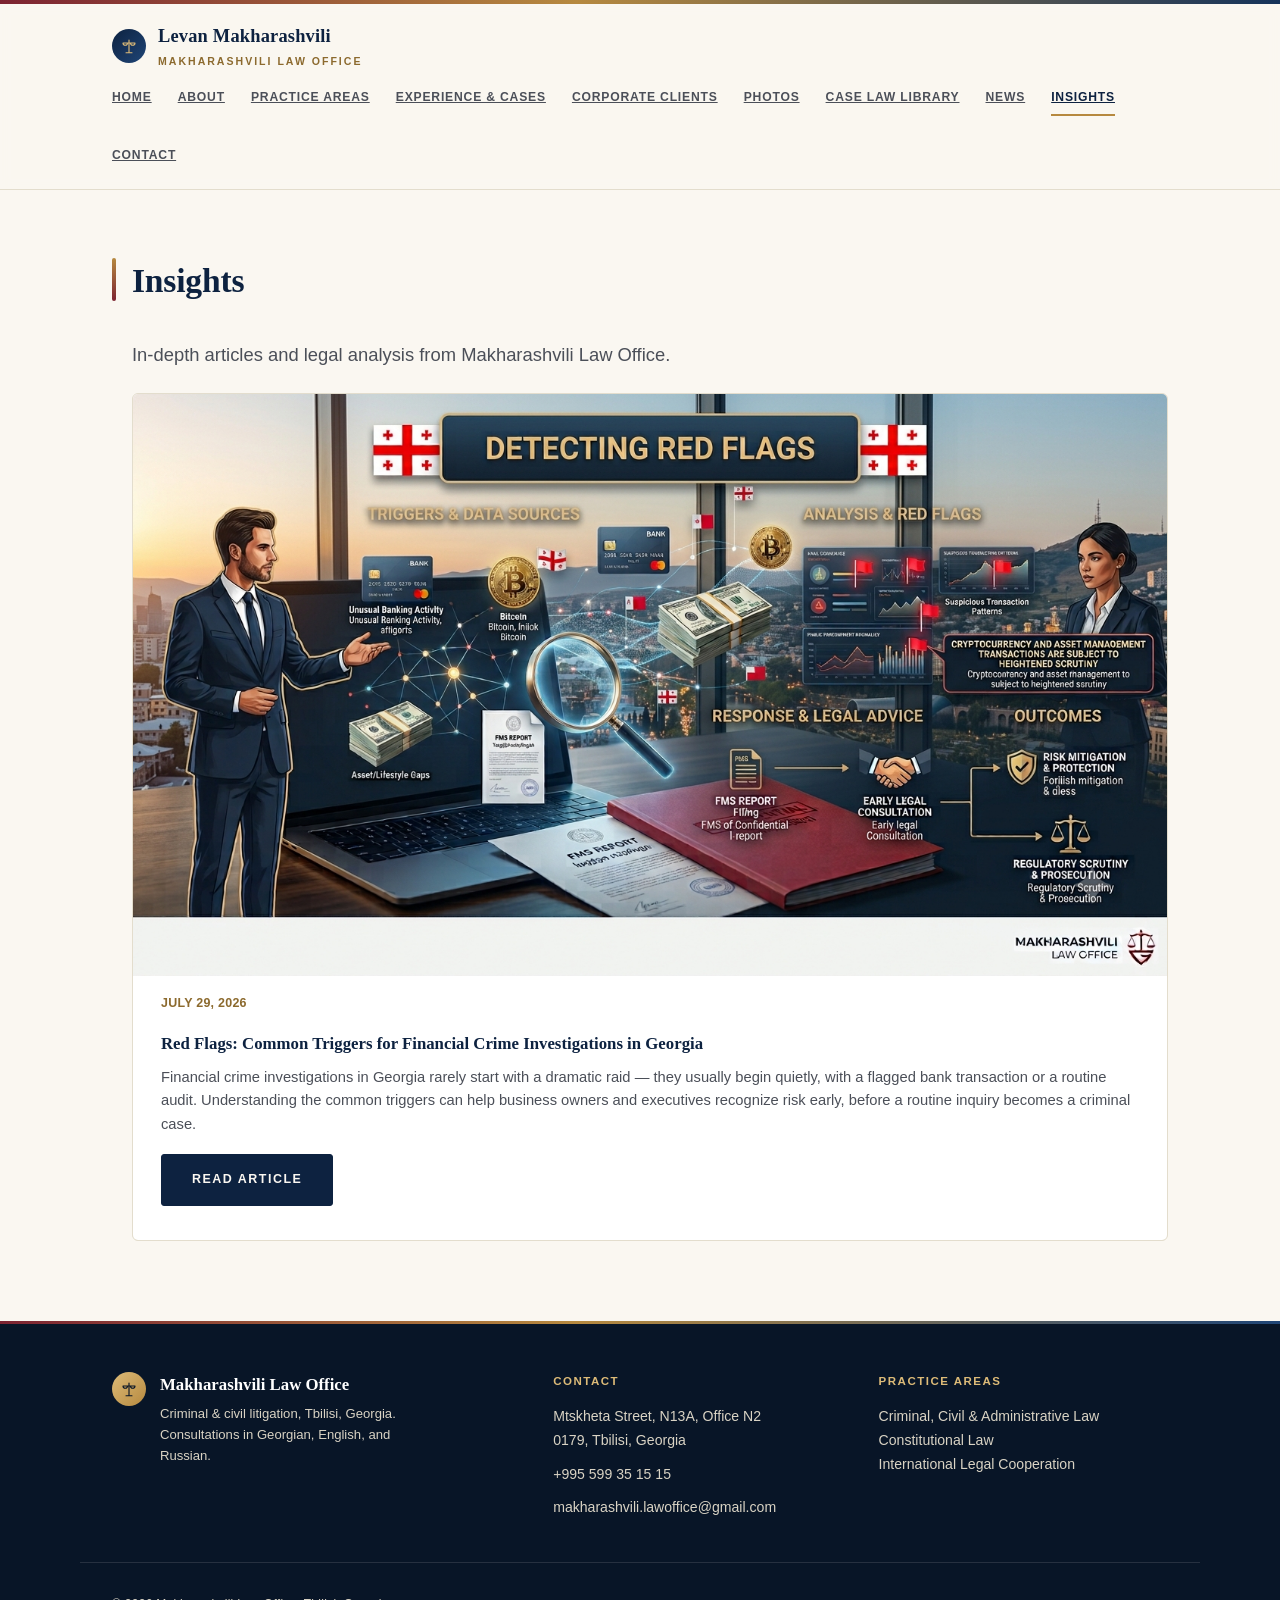
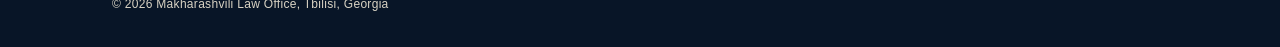
<file: insights.html>
<!DOCTYPE html>
<html lang="en">
<head>
<meta charset="UTF-8">
<meta name="viewport" content="width=device-width, initial-scale=1.0">
<title>Insights | Makharashvili Law Office</title>
<meta name="description" content="In-depth articles and legal analysis from Makharashvili Law Office, Tbilisi, Georgia.">
<link rel="stylesheet" href="styles.css">
</head>
<body>

<svg aria-hidden="true" style="position:absolute;width:0;height:0;overflow:hidden">
<defs>
<symbol id="i-scales" viewBox="0 0 24 24"><path d="M12 4V20M8 21H16M4 8H20M4 8a3 3 0 0 0 6 0M14 8a3 3 0 0 0 6 0" fill="none" stroke="currentColor" stroke-width="1.5" stroke-linecap="round" stroke-linejoin="round"/></symbol>
<symbol id="i-shield" viewBox="0 0 24 24"><path d="M12 3L19 7L19 13L12 21L5 13L5 7Z" fill="none" stroke="currentColor" stroke-width="1.5" stroke-linecap="round" stroke-linejoin="round"/></symbol>
<symbol id="i-person" viewBox="0 0 24 24"><circle cx="12" cy="7.5" r="3.2" fill="none" stroke="currentColor" stroke-width="1.5"/><path d="M4.5 20A7.5 7.5 0 0 1 19.5 20" fill="none" stroke="currentColor" stroke-width="1.5" stroke-linecap="round"/></symbol>
<symbol id="i-briefcase" viewBox="0 0 24 24"><rect x="3" y="8" width="18" height="12" rx="1.5" fill="none" stroke="currentColor" stroke-width="1.5"/><path d="M9 8V6a2 2 0 0 1 2-2h2a2 2 0 0 1 2 2v2" fill="none" stroke="currentColor" stroke-width="1.5"/><line x1="3" y1="13.5" x2="21" y2="13.5" stroke="currentColor" stroke-width="1.5"/></symbol>
<symbol id="i-check-square" viewBox="0 0 24 24"><rect x="4" y="4" width="16" height="16" rx="2" fill="none" stroke="currentColor" stroke-width="1.5"/><path d="M8 12.5L11 15.5L16 9" fill="none" stroke="currentColor" stroke-width="1.5" stroke-linecap="round" stroke-linejoin="round"/></symbol>
<symbol id="i-globe" viewBox="0 0 24 24"><circle cx="12" cy="12" r="8.5" fill="none" stroke="currentColor" stroke-width="1.5"/><ellipse cx="12" cy="12" rx="3.5" ry="8.5" fill="none" stroke="currentColor" stroke-width="1.5"/><line x1="3.5" y1="12" x2="20.5" y2="12" stroke="currentColor" stroke-width="1.5"/></symbol>
<symbol id="i-columns" viewBox="0 0 24 24"><path d="M3 10L12 4L21 10" fill="none" stroke="currentColor" stroke-width="1.5" stroke-linecap="round" stroke-linejoin="round"/><line x1="4" y1="10" x2="20" y2="10" stroke="currentColor" stroke-width="1.5"/><line x1="6" y1="10" x2="6" y2="19" stroke="currentColor" stroke-width="1.5"/><line x1="10.5" y1="10" x2="10.5" y2="19" stroke="currentColor" stroke-width="1.5"/><line x1="13.5" y1="10" x2="13.5" y2="19" stroke="currentColor" stroke-width="1.5"/><line x1="18" y1="10" x2="18" y2="19" stroke="currentColor" stroke-width="1.5"/><line x1="4" y1="21" x2="20" y2="21" stroke="currentColor" stroke-width="1.5"/></symbol>
<symbol id="i-document" viewBox="0 0 24 24"><rect x="6" y="3" width="12" height="18" rx="1.5" fill="none" stroke="currentColor" stroke-width="1.5"/><line x1="9" y1="8" x2="15" y2="8" stroke="currentColor" stroke-width="1.5"/><line x1="9" y1="12" x2="15" y2="12" stroke="currentColor" stroke-width="1.5"/><line x1="9" y1="16" x2="13" y2="16" stroke="currentColor" stroke-width="1.5"/></symbol>
<symbol id="i-gradcap" viewBox="0 0 24 24"><path d="M2 9L12 4L22 9L12 14L2 9Z" fill="none" stroke="currentColor" stroke-width="1.5" stroke-linecap="round" stroke-linejoin="round"/><path d="M7 11.5V17H17V11.5" fill="none" stroke="currentColor" stroke-width="1.5" stroke-linecap="round" stroke-linejoin="round"/><line x1="22" y1="9" x2="22" y2="14" stroke="currentColor" stroke-width="1.5" stroke-linecap="round"/></symbol>
<symbol id="i-pin" viewBox="0 0 24 24"><path d="M5 11A7 7 0 0 1 19 11L12 21Z" fill="none" stroke="currentColor" stroke-width="1.5" stroke-linejoin="round"/><circle cx="12" cy="8.5" r="2.3" fill="none" stroke="currentColor" stroke-width="1.5"/></symbol>
<symbol id="i-phone" viewBox="0 0 24 24"><rect x="7" y="2" width="10" height="20" rx="2" fill="none" stroke="currentColor" stroke-width="1.5"/><line x1="7" y1="18" x2="17" y2="18" stroke="currentColor" stroke-width="1.5"/></symbol>
<symbol id="i-mail" viewBox="0 0 24 24"><rect x="3" y="5" width="18" height="14" rx="2" fill="none" stroke="currentColor" stroke-width="1.5"/><path d="M3 7l9 6 9-6" fill="none" stroke="currentColor" stroke-width="1.5" stroke-linecap="round" stroke-linejoin="round"/></symbol>
<symbol id="i-badge" viewBox="0 0 24 24"><circle cx="12" cy="9" r="5.5" fill="none" stroke="currentColor" stroke-width="1.5"/><path d="M9 13.5L7 21L12 18L17 21L15 13.5" fill="none" stroke="currentColor" stroke-width="1.5" stroke-linecap="round" stroke-linejoin="round"/></symbol>
</defs>
</svg>

<div class="accent-bar"></div>

<header class="site-header">
  <div class="container header-inner">
    <div class="brand">
      <span class="brand-icon"><svg class="icon" aria-hidden="true"><use href="#i-scales"></use></svg></span>
      <div>
        <span class="brand-name">Levan Makharashvili</span>
        <span class="brand-sub">Makharashvili Law Office</span>
      </div>
    </div>
    <nav class="tabs" aria-label="Primary">
      <a class="tab-btn" href="index.html#home">Home</a>
      <a class="tab-btn" href="index.html#about">About</a>
      <a class="tab-btn" href="index.html#practice">Practice Areas</a>
      <a class="tab-btn" href="index.html#experience">Experience &amp; Cases</a>
      <a class="tab-btn" href="index.html#corporate">Corporate Clients</a>
      <a class="tab-btn" href="index.html#photos">Photos</a>
      <a class="tab-btn" href="index.html#caselaw">Case Law Library</a>
      <a class="tab-btn" href="index.html#news">News</a>
      <a class="tab-btn active" href="insights.html">Insights</a>
      <a class="tab-btn" href="index.html#contact">Contact</a>
    </nav>
    <button class="nav-toggle" aria-label="Toggle menu" aria-expanded="false">&#9776;</button>
  </div>
</header>

<main class="container">

  <section class="tab-panel active">
    <h2>Insights</h2>
    <p class="lead">In-depth articles and legal analysis from Makharashvili Law Office.</p>

    <div class="grid news-grid">
      <div class="card reveal">
        <img class="news-image" src="images/insights-red-flags-financial-crime.png" alt="Detecting red flags in financial crime investigations" loading="lazy">
        <span class="news-date">July 29, 2026</span>
        <h3>Red Flags: Common Triggers for Financial Crime Investigations in Georgia</h3>
        <p>Financial crime investigations in Georgia rarely start with a dramatic raid &mdash;
        they usually begin quietly, with a flagged bank transaction or a routine audit.
        Understanding the common triggers can help business owners and executives recognize risk
        early, before a routine inquiry becomes a criminal case.</p>
        <a class="btn btn-outline news-link" href="insights-red-flags-financial-crime-georgia.html">Read Article</a>
      </div>
    </div>
  </section>

</main>

<footer class="site-footer">
  <div class="container footer-grid">
    <div class="footer-brand">
      <span class="brand-icon"><svg class="icon" aria-hidden="true"><use href="#i-scales"></use></svg></span>
      <div>
        <div class="footer-name">Makharashvili Law Office</div>
        <div class="footer-tag">Criminal &amp; civil litigation, Tbilisi, Georgia. Consultations in
        Georgian, English, and Russian.</div>
      </div>
    </div>
    <div class="footer-col">
      <h4>Contact</h4>
      <p><a href="https://maps.app.goo.gl/as49vh4epY7RXY7A7" target="_blank" rel="noopener noreferrer">Mtskheta Street, N13A, Office N2<br>0179, Tbilisi, Georgia</a></p>
      <p><a href="tel:+995599351515">+995 599 35 15 15</a></p>
      <p><a href="mailto:makharashvili.lawoffice@gmail.com">makharashvili.lawoffice@gmail.com</a></p>
    </div>
    <div class="footer-col">
      <h4>Practice Areas</h4>
      <p>Criminal, Civil &amp; Administrative Law<br>
      Constitutional Law<br>
      International Legal Cooperation</p>
    </div>
  </div>
  <div class="container footer-bottom">
    <p>&copy; <span id="year"></span> Makharashvili Law Office, Tbilisi, Georgia</p>
  </div>
</footer>

<script src="script.js"></script>
</body>
</html>
</file>
<file: styles.css>
:root {
  --navy-950: #081527;
  --navy-900: #0d2240;
  --navy-800: #15335a;
  --navy-700: #1f4576;
  --gold: #b6893f;
  --gold-light: #ddbb78;
  --gold-dark: #8c6a2e;
  --burgundy: #7c2331;
  --ink: #171a20;
  --gray-700: #4b4f58;
  --gray-500: #747881;
  --gray-300: #d9d3c4;
  --cream: #faf7f1;
  --paper: #f2ede1;
  --border: #e3ddcd;
  --white: #ffffff;
  --shadow-sm: 0 6px 18px rgba(8, 21, 39, 0.08);
  --shadow-md: 0 16px 36px rgba(8, 21, 39, 0.14);
  --font-serif: Georgia, "Iowan Old Style", "Palatino Linotype", Palatino, "Book Antiqua", serif;
  --font-sans: -apple-system, BlinkMacSystemFont, "Helvetica Neue", Helvetica, Arial, sans-serif;
}

* { box-sizing: border-box; }

body {
  margin: 0;
  font-family: var(--font-sans);
  background: var(--cream);
  color: var(--ink);
  line-height: 1.6;
  -webkit-font-smoothing: antialiased;
}

.container {
  max-width: 1120px;
  margin: 0 auto;
  padding: 0 32px;
}

a { color: inherit; }

.icon {
  width: 22px;
  height: 22px;
  display: inline-block;
  flex-shrink: 0;
}

/* Top accent bar */
.accent-bar {
  height: 4px;
  background: linear-gradient(90deg, var(--burgundy), var(--gold) 45%, var(--navy-800) 100%);
  position: sticky;
  top: 0;
  z-index: 101;
}

/* Header */
.site-header {
  background: rgba(250, 247, 241, 0.94);
  backdrop-filter: saturate(140%) blur(6px);
  color: var(--ink);
  position: sticky;
  top: 4px;
  z-index: 100;
  border-bottom: 1px solid var(--border);
}

.header-inner {
  display: flex;
  align-items: center;
  justify-content: space-between;
  padding: 18px 32px;
  flex-wrap: wrap;
  gap: 12px;
}

.brand {
  display: flex;
  align-items: center;
  gap: 12px;
}

.brand-icon {
  width: 34px;
  height: 34px;
  border-radius: 50%;
  background: linear-gradient(135deg, var(--navy-900), var(--navy-700));
  color: var(--gold-light);
  display: flex;
  align-items: center;
  justify-content: center;
  flex-shrink: 0;
}

.brand-icon .icon { width: 18px; height: 18px; }

.brand-name {
  display: block;
  font-family: var(--font-serif);
  font-size: 1.15rem;
  font-weight: 700;
  letter-spacing: 0.2px;
  color: var(--navy-900);
}

.brand-sub {
  display: block;
  font-size: 0.66rem;
  color: var(--gold-dark);
  letter-spacing: 2px;
  text-transform: uppercase;
  margin-top: 2px;
  font-weight: 700;
}

.tabs {
  display: flex;
  gap: 26px;
  flex-wrap: wrap;
}

.tab-btn {
  position: relative;
  background: none;
  border: none;
  color: var(--gray-700);
  padding: 6px 0;
  font-size: 0.76rem;
  letter-spacing: 0.8px;
  text-transform: uppercase;
  font-weight: 600;
  cursor: pointer;
  transition: color 0.15s;
  white-space: nowrap;
}

.tab-btn::after {
  content: "";
  position: absolute;
  left: 0;
  right: 0;
  bottom: -2px;
  height: 2px;
  background: var(--gold);
  transform: scaleX(0);
  transform-origin: left;
  transition: transform 0.25s ease;
}

.tab-btn:hover { color: var(--navy-900); }
.tab-btn:hover::after { transform: scaleX(1); }

.tab-btn.active {
  color: var(--navy-900);
}
.tab-btn.active::after { transform: scaleX(1); }

.nav-toggle {
  display: none;
  background: none;
  border: 1px solid var(--navy-900);
  color: var(--navy-900);
  font-size: 1.2rem;
  padding: 4px 10px;
  cursor: pointer;
  border-radius: 3px;
}

/* Main / tab panels */
main.container { padding-top: 0; padding-bottom: 80px; min-height: 60vh; }

.tab-panel { display: none; animation: fadein 0.3s ease; }
.tab-panel.active { display: block; }

.tab-panel:not(#home) { padding-top: 64px; }

@keyframes fadein {
  from { opacity: 0; transform: translateY(6px); }
  to { opacity: 1; transform: translateY(0); }
}

h1 {
  font-family: var(--font-serif);
  font-size: 3.4rem;
  font-weight: 700;
  letter-spacing: -0.5px;
  line-height: 1.08;
  margin: 0 0 14px;
  color: var(--white);
}

h2 {
  font-family: var(--font-serif);
  font-size: 2.1rem;
  font-weight: 700;
  letter-spacing: -0.2px;
  color: var(--navy-900);
  margin: 0 0 32px;
  padding-left: 20px;
  position: relative;
}

h2::before {
  content: "";
  position: absolute;
  left: 0;
  top: 0.12em;
  bottom: 0.2em;
  width: 4px;
  background: linear-gradient(var(--gold), var(--burgundy));
  border-radius: 2px;
}

h3 {
  color: var(--navy-900);
  font-weight: 600;
  margin-bottom: 8px;
}

.lead {
  font-size: 1.15rem;
  color: var(--gray-700);
  max-width: 640px;
  font-weight: 300;
}

.tab-panel:not(#home) .lead { margin-left: 20px; }

.about-intro {
  display: flex;
  gap: 28px;
  align-items: flex-start;
  margin-bottom: 8px;
}

.about-portrait {
  width: 120px;
  height: 120px;
  border-radius: 50%;
  object-fit: cover;
  border: 3px solid var(--gold);
  box-shadow: var(--shadow-sm);
  flex-shrink: 0;
}

/* Hero band (full-bleed) */
.hero-band {
  position: relative;
  width: 100vw;
  margin-left: calc(50% - 50vw);
  margin-right: calc(50% - 50vw);
  background: radial-gradient(ellipse at 15% 20%, var(--navy-700) 0%, var(--navy-900) 45%, var(--navy-950) 100%);
  padding: 88px 0 132px;
  overflow: hidden;
}

.hero-motif {
  position: absolute;
  top: 50%;
  right: -60px;
  width: 460px;
  height: 460px;
  color: var(--gold-light);
  opacity: 0.08;
  transform: translateY(-50%) rotate(-8deg);
  pointer-events: none;
}

.hero-inner { position: relative; z-index: 1; }

.hero-grid {
  display: grid;
  grid-template-columns: 1.3fr 0.9fr;
  gap: 48px;
  align-items: center;
}

.hero-portrait { justify-self: end; }

.hero-portrait img {
  display: block;
  width: 100%;
  max-width: 300px;
  aspect-ratio: 4 / 5;
  object-fit: cover;
  border-radius: 8px;
  border: 3px solid rgba(221, 187, 120, 0.4);
  box-shadow: var(--shadow-md);
}

.hero { max-width: 760px; margin-bottom: 0; }

.hero-title {
  font-size: 0.8rem;
  color: var(--gold-light);
  font-weight: 700;
  letter-spacing: 2px;
  text-transform: uppercase;
  margin: 0 0 20px;
}

.hero-lede { font-size: 1.15rem; color: rgba(250, 247, 241, 0.88); font-weight: 300; }
.hero-lede.hero-lede-sub { font-size: 1rem; color: rgba(250, 247, 241, 0.72); margin-top: 10px; }

.hero-actions { margin-top: 32px; display: flex; gap: 16px; flex-wrap: wrap; }

.btn {
  display: inline-block;
  font-size: 0.78rem;
  font-weight: 600;
  letter-spacing: 1.5px;
  text-transform: uppercase;
  padding: 15px 30px;
  text-decoration: none;
  border-radius: 3px;
  cursor: pointer;
  border: 1px solid transparent;
  transition: background 0.15s, color 0.15s, border-color 0.15s, transform 0.15s;
}

.btn-primary { background: linear-gradient(135deg, var(--gold-light), var(--gold)); color: var(--navy-950); border-color: var(--gold); }
.btn-primary:hover { transform: translateY(-2px); box-shadow: var(--shadow-sm); }

.btn-outline { background: transparent; color: var(--cream); border-color: rgba(250, 247, 241, 0.5); }
.btn-outline:hover { background: rgba(250, 247, 241, 0.1); border-color: var(--cream); }

/* Stats — floating card overlapping hero */
.stat-row {
  position: relative;
  z-index: 2;
  display: grid;
  grid-template-columns: repeat(4, 1fr);
  gap: 1px;
  background: var(--border);
  border: 1px solid var(--border);
  border-radius: 6px;
  overflow: hidden;
  margin: -76px 0 56px;
  box-shadow: var(--shadow-md);
}

.stat { text-align: left; background: var(--white); padding: 30px 26px; }

.stat-num {
  display: block;
  font-family: var(--font-serif);
  font-size: 2.3rem;
  font-weight: 700;
  color: var(--navy-900);
  letter-spacing: -0.5px;
}

.stat-label {
  display: block;
  font-size: 0.7rem;
  color: var(--gray-500);
  letter-spacing: 0.5px;
  text-transform: uppercase;
  margin-top: 6px;
}

.highlight-card {
  background: var(--paper);
  border-left: 3px solid var(--gold);
  border-radius: 0 4px 4px 0;
  padding: 26px 30px;
  display: flex;
  gap: 20px;
  align-items: flex-start;
}

.highlight-card .card-icon { margin-bottom: 0; }

.highlight-card p { color: var(--gray-700); margin: 0; }

/* Timeline */
.timeline, .plain-list {
  list-style: none;
  padding: 0;
  margin: 0 0 40px;
  margin-left: 20px;
}

.timeline li {
  padding: 16px 0;
  border-bottom: 1px solid var(--border);
  font-size: 0.95rem;
}

.tl-date {
  display: inline-block;
  min-width: 150px;
  color: var(--gold-dark);
  font-weight: 700;
  font-size: 0.72rem;
  letter-spacing: 0.5px;
  text-transform: uppercase;
  vertical-align: top;
}

.tl-role { color: var(--navy-900); font-weight: 600; margin-right: 4px; }

.plain-list li {
  padding: 10px 0 10px 22px;
  position: relative;
  font-size: 0.95rem;
  border-bottom: 1px solid var(--border);
}

.plain-list li::before {
  content: "";
  width: 7px;
  height: 7px;
  background: var(--gold);
  transform: rotate(45deg);
  position: absolute;
  left: 0;
  top: 16px;
}

.plain-list a, .timeline a {
  color: var(--navy-900);
  text-decoration: none;
  border-bottom: 1px solid var(--gray-300);
  transition: color 0.15s, border-color 0.15s;
}

.plain-list a:hover, .timeline a:hover {
  color: var(--burgundy);
  border-bottom-color: var(--burgundy);
}

/* Grid / cards */
.grid {
  display: grid;
  grid-template-columns: repeat(auto-fit, minmax(260px, 1fr));
  gap: 1px;
  background: var(--border);
  border: 1px solid var(--border);
  margin-top: 24px;
  margin-left: 20px;
  border-radius: 6px;
  overflow: hidden;
}

.card {
  background: var(--white);
  padding: 34px 28px;
  transition: transform 0.2s ease, box-shadow 0.2s ease;
  position: relative;
}

.card:hover {
  transform: translateY(-4px);
  box-shadow: var(--shadow-md);
  z-index: 1;
}

.card-icon {
  width: 46px;
  height: 46px;
  border-radius: 50%;
  display: flex;
  align-items: center;
  justify-content: center;
  background: linear-gradient(135deg, var(--navy-900), var(--navy-700));
  color: var(--gold-light);
  margin-bottom: 18px;
  transition: background 0.2s ease, color 0.2s ease;
}

.card:hover .card-icon {
  background: linear-gradient(135deg, var(--gold-light), var(--gold));
  color: var(--navy-950);
}

.client-logo {
  width: 56px;
  height: 56px;
  border-radius: 50%;
  overflow: hidden;
  display: flex;
  align-items: center;
  justify-content: center;
  background: var(--white);
  border: 1px solid var(--border);
  margin-bottom: 18px;
}

.client-logo img {
  width: 100%;
  height: 100%;
  object-fit: contain;
  padding: 6px;
}

.card h3 {
  font-size: 1.05rem;
  font-family: var(--font-serif);
}

.card p {
  font-size: 0.92rem;
  color: var(--gray-700);
  margin: 0;
}

.note {
  margin-top: 32px;
  margin-left: 20px;
  font-size: 0.85rem;
  color: var(--gray-500);
}

.news-image {
  display: block;
  width: calc(100% + 56px);
  margin: -34px -28px 18px;
  aspect-ratio: 16 / 9;
  object-fit: cover;
}

.news-date {
  display: block;
  font-size: 0.78rem;
  font-weight: 600;
  letter-spacing: 0.02em;
  text-transform: uppercase;
  color: var(--gold-dark);
  margin-bottom: 10px;
}

.news-link {
  margin-top: 18px;
}

.btn-outline.news-link {
  background: var(--navy-900);
  color: var(--cream);
  border-color: var(--navy-900);
}

.btn-outline.news-link:hover {
  background: var(--navy-950);
  border-color: var(--navy-950);
  color: var(--cream);
  transform: translateY(-2px);
  box-shadow: var(--shadow-sm);
}

/* Insights article */
.article-cover {
  display: block;
  width: 100%;
  aspect-ratio: 16 / 9;
  object-fit: cover;
  border-radius: 8px;
  margin-bottom: 24px;
  box-shadow: var(--shadow-sm);
}

.article-body {
  max-width: 720px;
}

.article-body p {
  margin: 0 0 18px;
}

/* Photo gallery */
.photo-gallery {
  display: grid;
  grid-template-columns: repeat(auto-fit, minmax(280px, 1fr));
  gap: 24px;
  margin: 24px 0 0 20px;
}

.photo-item {
  margin: 0;
  border-radius: 6px;
  overflow: hidden;
  box-shadow: var(--shadow-sm);
  transition: transform 0.2s ease, box-shadow 0.2s ease;
}

.photo-item:hover {
  transform: translateY(-4px);
  box-shadow: var(--shadow-md);
}

.photo-item img {
  width: 100%;
  height: auto;
  display: block;
}

/* Case Law Library */
.caselaw-disclaimer { margin-top: 12px; max-width: 720px; margin-left: 20px; }

.caselaw-controls {
  display: flex;
  align-items: center;
  gap: 16px;
  margin: 28px 0 20px;
  margin-left: 20px;
  flex-wrap: wrap;
}

#caselaw-search {
  flex: 1 1 320px;
  padding: 12px 14px;
  font-size: 0.95rem;
  font-family: var(--font-sans);
  border: 1px solid var(--border);
  border-radius: 3px;
  background: var(--white);
  color: var(--ink);
  transition: border-color 0.15s, box-shadow 0.15s;
}

#caselaw-search:focus {
  outline: none;
  border-color: var(--gold);
  box-shadow: 0 0 0 3px rgba(182, 137, 63, 0.18);
}

.caselaw-count {
  font-size: 0.75rem;
  letter-spacing: 0.5px;
  text-transform: uppercase;
  color: var(--gray-500);
  white-space: nowrap;
}

.caselaw-list {
  border-top: 1px solid var(--navy-900);
  margin-left: 20px;
}

.case-row {
  display: flex;
  align-items: center;
  justify-content: space-between;
  gap: 16px;
  padding: 14px 4px;
  border-bottom: 1px solid var(--border);
  text-decoration: none;
  color: var(--ink);
  flex-wrap: wrap;
  transition: background 0.15s;
}

.case-row:hover { background: var(--paper); }

.case-row-main {
  display: flex;
  align-items: baseline;
  gap: 12px;
  flex-wrap: wrap;
  min-width: 0;
}

.case-title { font-weight: 600; color: var(--navy-900); }

.case-appno { font-size: 0.8rem; color: var(--gray-500); white-space: nowrap; }

.case-row-meta {
  display: flex;
  align-items: center;
  gap: 12px;
  white-space: nowrap;
}

.case-articles { display: flex; gap: 6px; flex-wrap: wrap; }

.case-date { font-size: 0.78rem; color: var(--gray-500); min-width: 88px; text-align: right; }

.case-badge, .art-badge {
  font-size: 0.68rem;
  font-weight: 700;
  letter-spacing: 0.5px;
  text-transform: uppercase;
  padding: 3px 8px;
  border-radius: 3px;
  border: 1px solid var(--gray-300);
  color: var(--gray-700);
  white-space: nowrap;
}

.case-badge.imp-key { border-color: var(--burgundy); color: var(--burgundy); }
.case-badge.imp-high { border-color: var(--navy-900); color: var(--navy-900); }

.art-badge.art-violation { border-color: var(--burgundy); color: var(--burgundy); }
.art-badge.art-no-violation { border-color: var(--gray-300); color: var(--gray-500); }

/* Contact */
.contact-grid {
  display: grid;
  grid-template-columns: repeat(auto-fit, minmax(240px, 1fr));
  gap: 1px;
  background: var(--border);
  border: 1px solid var(--border);
  margin-bottom: 48px;
  margin-left: 20px;
  border-radius: 6px;
  overflow: hidden;
}

.contact-block {
  background: var(--white);
  padding: 28px 26px;
}

.contact-block .card-icon { width: 38px; height: 38px; margin-bottom: 14px; }
.contact-block .card-icon .icon { width: 18px; height: 18px; }

.contact-block h3 {
  font-size: 0.72rem;
  letter-spacing: 1px;
  text-transform: uppercase;
  color: var(--gray-500);
  font-weight: 700;
  font-family: var(--font-sans);
}

.contact-block p {
  font-size: 1rem;
  color: var(--ink);
}

.contact-block a { color: var(--ink); text-decoration: none; border-bottom: 1px solid var(--gray-300); }
.contact-block a:hover { color: var(--burgundy); border-bottom-color: var(--burgundy); }

/* Footer */
.site-footer {
  background: var(--navy-950);
  color: var(--gray-300);
  position: relative;
}

.site-footer::before {
  content: "";
  display: block;
  height: 3px;
  background: linear-gradient(90deg, var(--burgundy), var(--gold) 45%, var(--navy-700) 100%);
}

.footer-grid {
  display: grid;
  grid-template-columns: 1.4fr 1fr 1fr;
  gap: 36px;
  padding: 48px 32px 32px;
}

.footer-brand { display: flex; gap: 14px; align-items: flex-start; }

.footer-brand .brand-icon { background: linear-gradient(135deg, var(--gold-light), var(--gold)); color: var(--navy-950); }

.footer-name { font-family: var(--font-serif); font-size: 1.05rem; font-weight: 700; color: var(--white); }
.footer-tag { font-size: 0.82rem; color: var(--gray-300); margin-top: 4px; max-width: 260px; }

.footer-col h4 {
  color: var(--gold-light);
  font-size: 0.72rem;
  letter-spacing: 1.5px;
  text-transform: uppercase;
  margin: 0 0 14px;
  font-weight: 700;
}

.footer-col p { margin: 0 0 10px; font-size: 0.88rem; line-height: 1.7; }
.footer-col a { color: var(--gray-300); text-decoration: none; }
.footer-col a:hover { color: var(--gold-light); }

.footer-bottom {
  border-top: 1px solid rgba(250, 247, 241, 0.12);
  padding: 20px 32px;
  font-size: 0.75rem;
  letter-spacing: 0.3px;
}

/* Scroll reveal */
.reveal {
  opacity: 0;
  transform: translateY(16px);
  transition: opacity 0.5s ease, transform 0.5s ease;
}

.reveal.is-visible {
  opacity: 1;
  transform: translateY(0);
}

@media (prefers-reduced-motion: reduce) {
  .reveal { opacity: 1; transform: none; transition: none; }
  .tab-panel { animation: none; }
}

/* Responsive */
@media (max-width: 760px) {
  h1 { font-size: 2.3rem; }

  .tabs {
    display: none;
    width: 100%;
    flex-direction: column;
    gap: 0;
    background: var(--cream);
    border-top: 1px solid var(--border);
    order: 3;
  }
  .tabs.open { display: flex; }
  .tab-btn { text-align: left; padding: 14px 4px; border-bottom: 1px solid var(--border); }
  .tab-btn::after { display: none; }
  .tab-btn.active { border-left: 3px solid var(--gold); padding-left: 10px; color: var(--navy-900); }
  .nav-toggle { display: inline-block; }

  .stat-row { grid-template-columns: repeat(2, 1fr); margin-top: -48px; }
  .hero-band { padding: 64px 0 104px; }
  .hero-motif { width: 300px; height: 300px; right: -100px; }

  .hero-grid { grid-template-columns: 1fr; }
  .hero-portrait { justify-self: center; order: -1; margin-bottom: 28px; }
  .hero-portrait img { max-width: 220px; }

  .about-intro { flex-direction: column; align-items: center; }
  .about-intro > div { width: 100%; }

  h2, .tab-panel:not(#home) .lead, .timeline, .plain-list, .grid, .contact-grid, .note,
  .caselaw-disclaimer, .caselaw-controls, .caselaw-list, .photo-gallery {
    margin-left: 0;
  }
  h2 { padding-left: 16px; }

  .footer-grid { grid-template-columns: 1fr; padding: 40px 24px 24px; }
}
</file>
